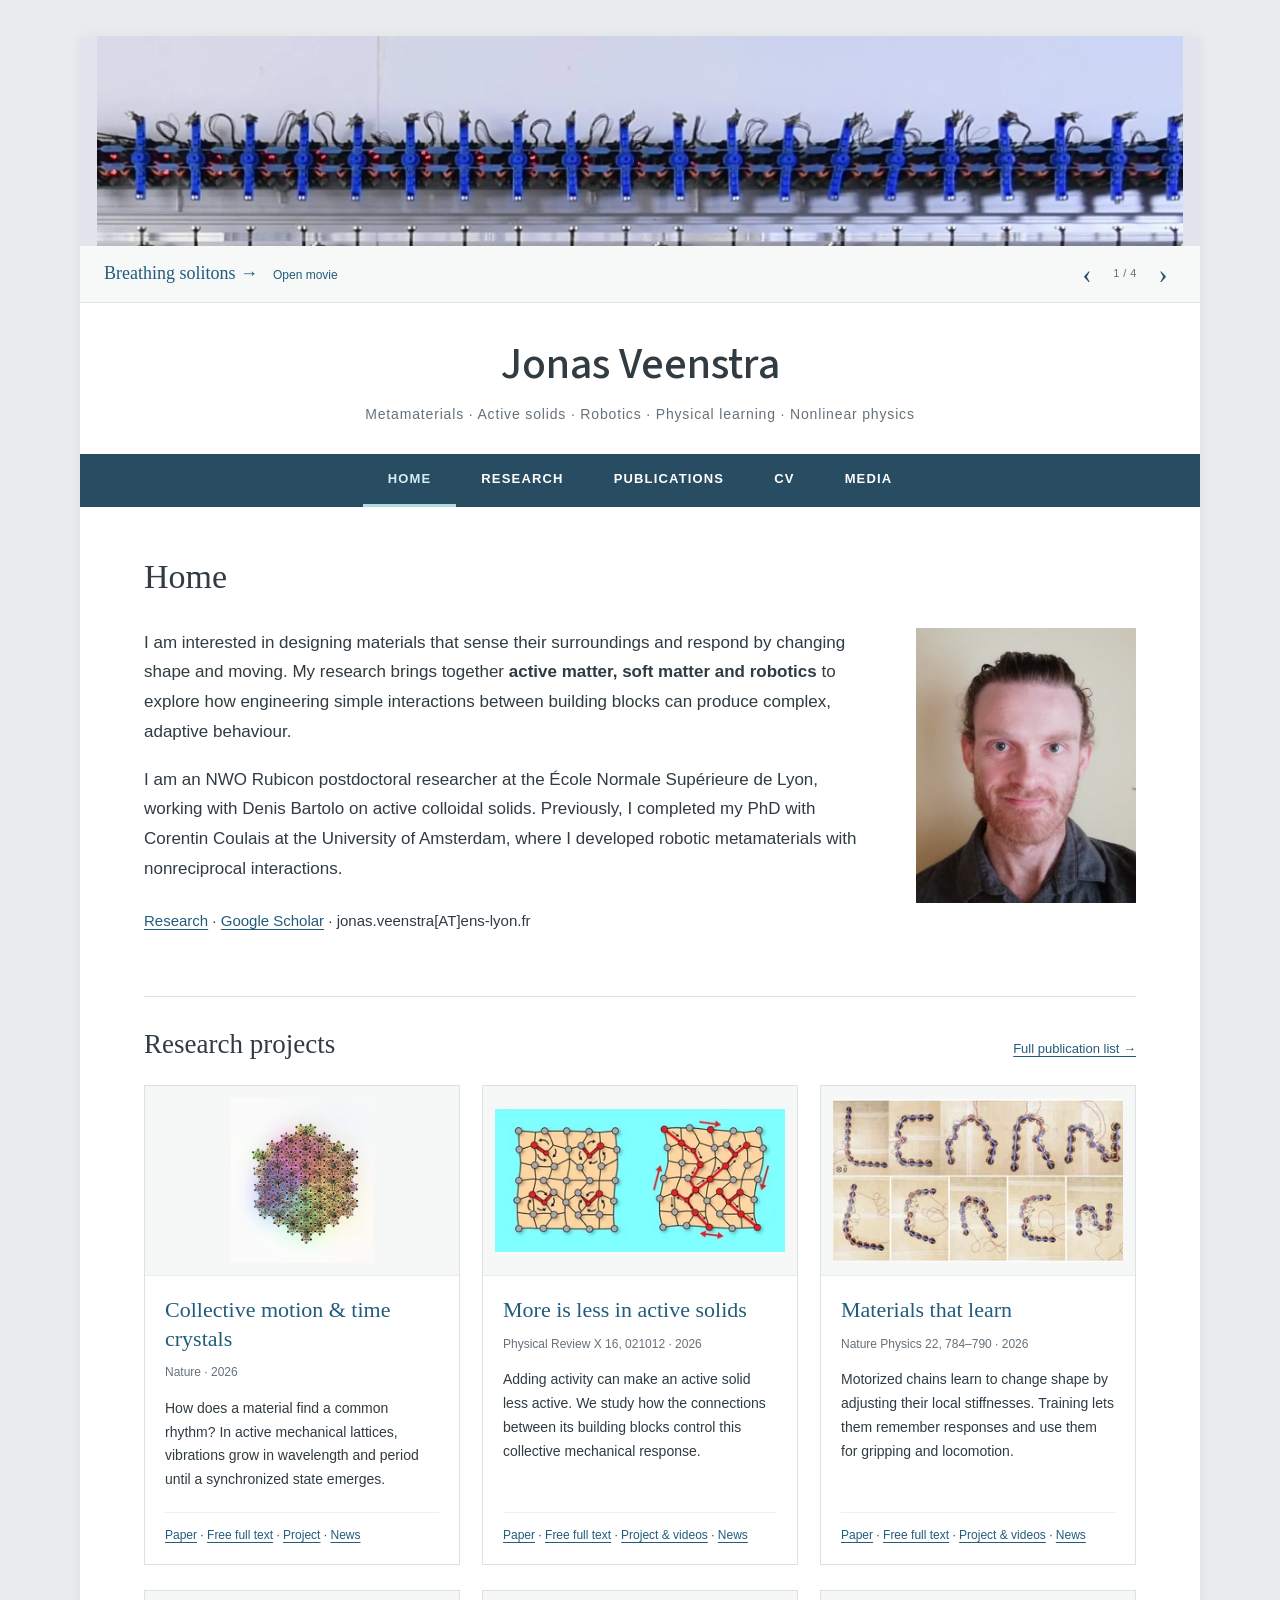
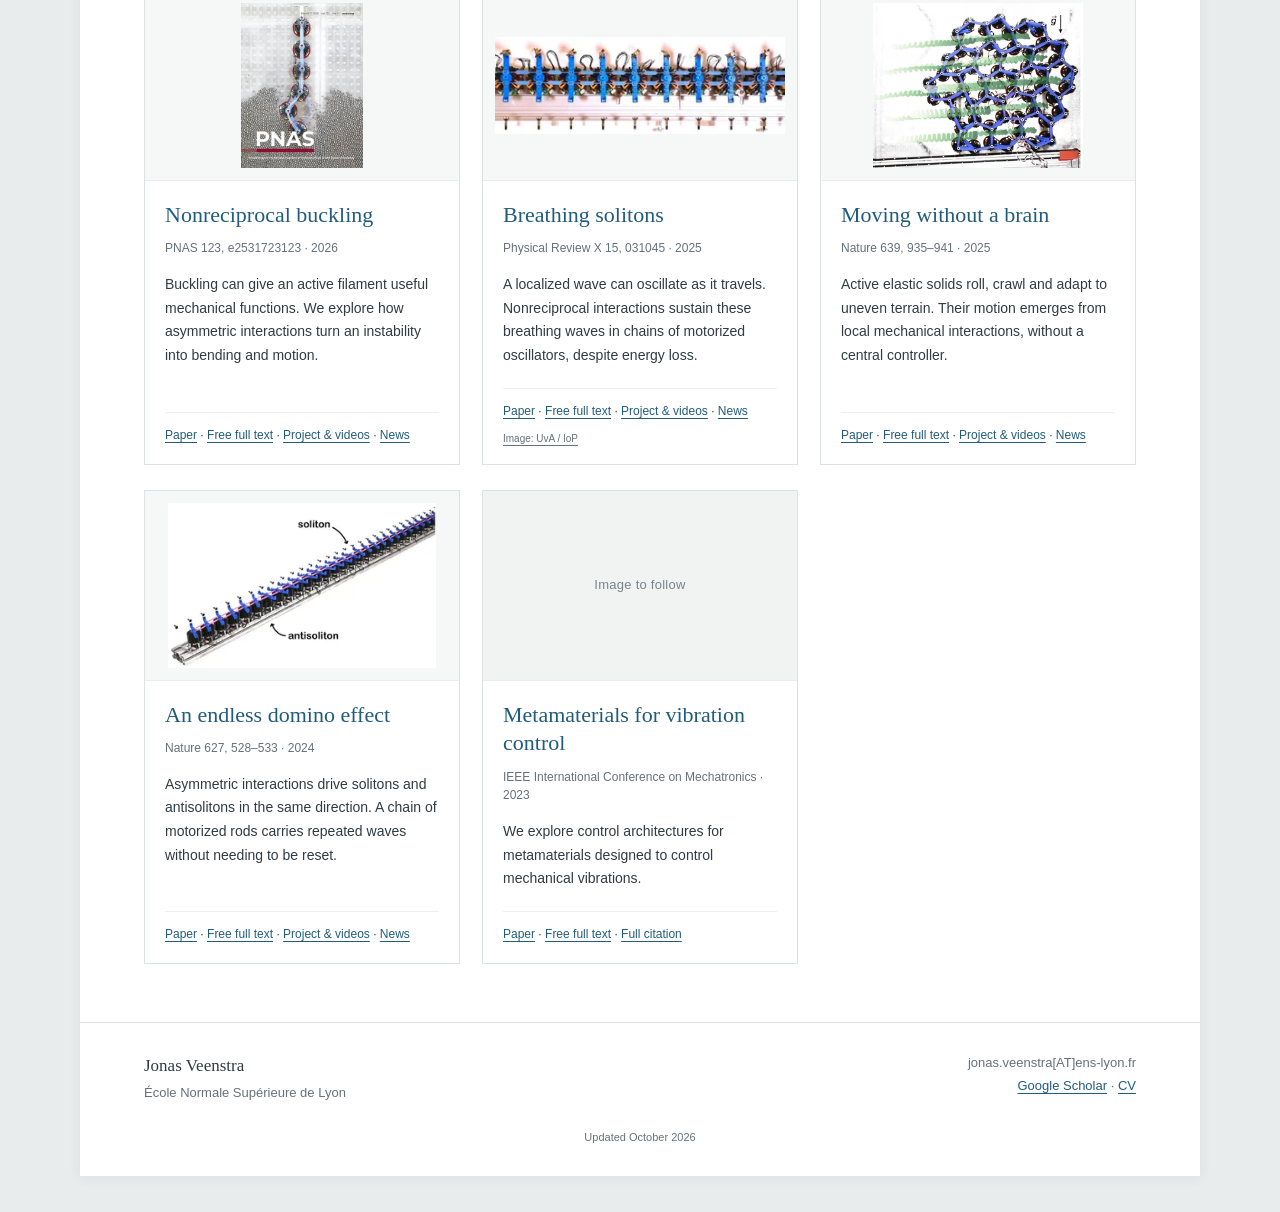
<file: index.html>
<!doctype html>
<html lang="en"><head><meta charset="utf-8"><meta name="viewport" content="width=device-width, initial-scale=1">
<title>Home | Jonas Veenstra</title><meta name="description" content="Jonas Veenstra is a physicist studying active matter, robotic metamaterials and nonlinear dynamics at ENS de Lyon.">
<meta name="theme-color" content="#284d62"><link rel="icon" href="assets/favicon.svg" type="image/svg+xml">
<link rel="stylesheet" href="style.css?v=fda66b5f84e4"><script src="site.js?v=1a8204d009c3" defer></script></head>
<body><a class="skip-link" href="#main">Skip to content</a><div class="site">
<header><div class="project-banner" role="region" aria-roledescription="carousel" aria-label="Featured research" data-interval="12000">
      <div class="banner-slides" id="banner-slides" aria-live="off"><figure class="banner-slide" data-project="breathers" role="group" aria-roledescription="slide" aria-label="1 of 4: Breathing solitons">
          <div class="banner-media banner-media--wave"><img src="assets/thumbnails/banners/breathing-wave-right-1076.webp?v=4c392d113205" alt="A breathing wave travelling to the right along a chain of blue motorized rods" loading="eager"><video class="banner-video" data-src="assets/banners/breathing-wave-right.mp4?v=f2841c7b9583" muted loop playsinline preload="none" poster="assets/thumbnails/banners/breathing-wave-right-1076.webp?v=4c392d113205" aria-hidden="true" tabindex="-1"></video></div>
          <figcaption><a href="research.html#breathers">Breathing solitons</a><span aria-hidden="true"> →</span><a href="assets/banners/breathing-wave-right.mp4?v=f2841c7b9583" class="banner-file">Open movie</a></figcaption>
        </figure><figure class="banner-slide" data-project="time-crystals" role="group" aria-roledescription="slide" aria-label="2 of 4: Collective motion &amp; time crystals" hidden>
          <div class="banner-media banner-media--cover"><img src="assets/thumbnails/banners/wave-coarsening-trimmed-1120.webp?v=98ebcd9443e7" alt="Waves of collective deformation moving across an illuminated active lattice" loading="lazy"><video class="banner-video" data-src="assets/banners/wave-coarsening-trimmed.mp4?v=a3f402a8755f" muted loop playsinline preload="none" poster="assets/thumbnails/banners/wave-coarsening-trimmed-1120.webp?v=98ebcd9443e7" aria-hidden="true" tabindex="-1"></video></div>
          <figcaption><a href="research.html#time-crystals">Collective motion &amp; time crystals</a><span aria-hidden="true"> →</span><a href="assets/banners/wave-coarsening-trimmed.mp4?v=a3f402a8755f" class="banner-file">Open movie</a></figcaption>
        </figure><figure class="banner-slide" data-project="locomotion" role="group" aria-roledescription="slide" aria-label="3 of 4: Adaptive locomotion of active solids" hidden>
          <div class="banner-media banner-media--cover"><img src="assets/thumbnails/banners/active-solid-negative-1120.webp?v=6f1ea42bc66b" alt="Compression of a two-dimensional active elastic lattice with negative nonreciprocity" loading="lazy"><video class="banner-video" data-src="assets/banners/active-solid-negative.mp4?v=78091c956941" muted loop playsinline preload="none" poster="assets/thumbnails/banners/active-solid-negative-1120.webp?v=6f1ea42bc66b" aria-hidden="true" tabindex="-1"></video></div>
          <figcaption><a href="research.html#locomotion">Adaptive locomotion of active solids</a><span aria-hidden="true"> →</span><a href="assets/banners/active-solid-negative.mp4?v=78091c956941" class="banner-file">Open movie</a></figcaption>
        </figure><figure class="banner-slide" data-project="locomotion" role="group" aria-roledescription="slide" aria-label="4 of 4: Locomotion of an active ring" hidden>
          <div class="banner-media banner-media--cover"><img src="assets/banners/locomotion-ring.jpg?v=d764bf61e979" alt="A blue motorized ring moving along a horizontal experimental track" loading="lazy"><video class="banner-video" data-src="assets/banners/locomotion-ring.mp4?v=ef93bdb8454f" muted loop playsinline preload="none" poster="assets/banners/locomotion-ring.jpg?v=d764bf61e979" aria-hidden="true" tabindex="-1"></video></div>
          <figcaption><a href="research.html#locomotion">Locomotion of an active ring</a><span aria-hidden="true"> →</span><a href="assets/banners/locomotion-ring.mp4?v=ef93bdb8454f" class="banner-file">Open movie</a></figcaption>
        </figure></div>
      <div class="banner-controls" hidden>
        <button class="banner-previous" type="button" aria-label="Previous research banner">‹</button>
        <span class="banner-count" aria-hidden="true">1 / 4</span>
        <button class="banner-next" type="button" aria-label="Next research banner">›</button>
      </div>
    </div><div class="identity"><a class="site-title" href="index.html">Jonas Veenstra</a><p>Metamaterials · Active solids · Robotics · Physical learning · Nonlinear physics</p>
<div class="font-preview" hidden role="group" aria-labelledby="font-preview-label">
<p id="font-preview-label">Choose a font to preview your name</p>
<div class="font-options">
<button type="button" data-font-option="source-sans-3" aria-pressed="true"><span class="font-sample">Jonas Veenstra</span><span class="font-label">Source Sans 3 · Clean sans</span></button>
<button type="button" data-font-option="manrope" aria-pressed="false"><span class="font-sample">Jonas Veenstra</span><span class="font-label">Manrope · Geometric sans</span></button>
<button type="button" data-font-option="lora" aria-pressed="false"><span class="font-sample">Jonas Veenstra</span><span class="font-label">Lora · Contemporary serif</span></button>
</div></div></div>
<nav aria-label="Main navigation"><a href="index.html" aria-current="page">Home</a><a href="research.html">Research</a><a href="publications.html">Publications</a><a href="cv.html">CV</a><a href="media.html">Media</a></nav></header>
<main id="main" tabindex="-1"><h1>Home</h1><div class="intro intro--with-portrait"><div class="intro-copy">
<p data-edition-text="introduction">I am interested in designing materials that sense their surroundings and respond by changing shape and moving. My research brings together <strong>active matter, soft matter and robotics</strong> to explore how engineering simple interactions between building blocks can produce complex, adaptive behaviour.</p>
<p>I am an NWO Rubicon postdoctoral researcher at the École Normale Supérieure de Lyon, working with Denis Bartolo on active colloidal solids. Previously, I completed my PhD with Corentin Coulais at the University of Amsterdam, where I developed robotic metamaterials with nonreciprocal interactions.</p>
<p class="inline-links"><a href="research.html">Research</a> · <a href="https://scholar.google.com/citations?user=sE3V6EUAAAAJ&amp;hl=en">Google Scholar</a> · <span class="contact-email">jonas.veenstra[AT]ens-lyon.fr</span></p></div><figure class="intro-portrait"><img src="assets/jonas-veenstra.jpg?v=2727b5b2f24a" alt="Portrait of Jonas Veenstra" width="514" height="640" loading="eager" decoding="async"></figure></div>
<section class="home-research" id="projects" aria-labelledby="projects-heading"><div class="projects-heading"><h2 id="projects-heading">Research projects</h2><p><a href="publications.html">Full publication list →</a></p></div><div class="project-tiles"><article class="project-tile" aria-labelledby="tile-time-crystals">
          <div class="project-tile-image"><img alt="An experimental active lattice with coloured illumination" loading="lazy" decoding="async" src="assets/thumbnails/time-crystal-320.webp?v=6c1e91f1b118" srcset="assets/thumbnails/time-crystal-320.webp?v=6c1e91f1b118 320w, assets/thumbnails/time-crystal-640.webp?v=80c811ac9583 640w" sizes="(max-width: 560px) calc(100vw - 72px), (max-width: 800px) calc((100vw - 134px) / 2), (max-width: 1000px) calc((100vw - 202px) / 2), 290px" width="1038" height="1202"></div><div class="project-tile-content">
            <h3 id="tile-time-crystals"><a href="research.html#time-crystals">Collective motion &amp; time crystals</a></h3>
            <p class="project-tile-venue">Nature · 2026</p>
            <p class="project-tile-summary">How does a material find a common rhythm? In active mechanical lattices, vibrations grow in wavelength and period until a synchronized state emerges.</p>
            <div class="project-tile-footer"><p class="project-tile-links"><a href="https://www.nature.com/articles/s41586-026-11163-6">Paper</a><span aria-hidden="true"> · </span><a href="https://arxiv.org/abs/2508.20052" title="Free preprint; may differ from the published version">Free full text</a><span aria-hidden="true"> · </span><a href="research.html#time-crystals">Project</a><span aria-hidden="true"> · </span><a href="https://iop.uva.nl/content/news/2026/10/time-crystals-moving-to-an-internal-beat.html">News</a></p></div>
          </div></article><article class="project-tile" aria-labelledby="tile-connectivity">
          <div class="project-tile-image"><img alt="Two elastic networks with different arrangements of active connections" loading="lazy" decoding="async" src="assets/thumbnails/connectivity-320.webp?v=67d8f92da219" srcset="assets/thumbnails/connectivity-320.webp?v=67d8f92da219 320w, assets/thumbnails/connectivity-640.webp?v=f64f15166ea6 640w" sizes="(max-width: 560px) calc(100vw - 72px), (max-width: 800px) calc((100vw - 134px) / 2), (max-width: 1000px) calc((100vw - 202px) / 2), 290px" width="1000" height="494"></div><div class="project-tile-content">
            <h3 id="tile-connectivity"><a href="research.html#connectivity">More is less in active solids</a></h3>
            <p class="project-tile-venue">Physical Review X 16, 021012 · 2026</p>
            <p class="project-tile-summary">Adding activity can make an active solid less active. We study how the connections between its building blocks control this collective mechanical response.</p>
            <div class="project-tile-footer"><p class="project-tile-links"><a href="https://doi.org/10.1103/flhb-kjyd">Paper</a><span aria-hidden="true"> · </span><a href="https://arxiv.org/abs/2504.18362" title="Free preprint; may differ from the published version">Free full text</a><span aria-hidden="true"> · </span><a href="research.html#connectivity">Project &amp; videos</a><span aria-hidden="true"> · </span><a href="https://physics.aps.org/articles/v19/49">News</a></p></div>
          </div></article><article class="project-tile" aria-labelledby="tile-learning">
          <div class="project-tile-image"><img alt="Motorized chains trained to form the letters in LEARN" loading="lazy" decoding="async" src="assets/thumbnails/learning-320.webp?v=35b6fd316eeb" srcset="assets/thumbnails/learning-320.webp?v=35b6fd316eeb 320w, assets/thumbnails/learning-640.webp?v=5d6ec0f39a06 640w" sizes="(max-width: 560px) calc(100vw - 72px), (max-width: 800px) calc((100vw - 134px) / 2), (max-width: 1000px) calc((100vw - 202px) / 2), 290px" width="1834" height="1028"></div><div class="project-tile-content">
            <h3 id="tile-learning"><a href="research.html#learning">Materials that learn</a></h3>
            <p class="project-tile-venue">Nature Physics 22, 784–790 · 2026</p>
            <p class="project-tile-summary">Motorized chains learn to change shape by adjusting their local stiffnesses. Training lets them remember responses and use them for gripping and locomotion.</p>
            <div class="project-tile-footer"><p class="project-tile-links"><a href="https://www.nature.com/articles/s41567-026-03226-2">Paper</a><span aria-hidden="true"> · </span><a href="https://arxiv.org/abs/2501.11958" title="Free preprint; may differ from the published version">Free full text</a><span aria-hidden="true"> · </span><a href="research.html#learning">Project &amp; videos</a><span aria-hidden="true"> · </span><a href="https://iop.uva.nl/content/news/2026/04/materials-that-learn-to-change-shape.html">News</a></p></div>
          </div></article><article class="project-tile" aria-labelledby="tile-filaments">
          <div class="project-tile-image"><img alt="PNAS cover showing a motorized filament moving through ball bearings" loading="lazy" decoding="async" src="assets/thumbnails/filaments-320.webp?v=9f6accb31b4f" srcset="assets/thumbnails/filaments-320.webp?v=9f6accb31b4f 320w, assets/thumbnails/filaments-640.webp?v=1902469bf232 640w" sizes="(max-width: 560px) calc(100vw - 72px), (max-width: 800px) calc((100vw - 134px) / 2), (max-width: 1000px) calc((100vw - 202px) / 2), 290px" width="807" height="1088"></div><div class="project-tile-content">
            <h3 id="tile-filaments"><a href="research.html#filaments">Nonreciprocal buckling</a></h3>
            <p class="project-tile-venue">PNAS 123, e2531723123 · 2026</p>
            <p class="project-tile-summary">Buckling can give an active filament useful mechanical functions. We explore how asymmetric interactions turn an instability into bending and motion.</p>
            <div class="project-tile-footer"><p class="project-tile-links"><a href="https://www.pnas.org/doi/10.1073/pnas.2531723123">Paper</a><span aria-hidden="true"> · </span><a href="https://arxiv.org/abs/2510.14725" title="Free preprint; may differ from the published version">Free full text</a><span aria-hidden="true"> · </span><a href="research.html#filaments">Project &amp; videos</a><span aria-hidden="true"> · </span><a href="https://www.uva.nl/en/shared-content/subsites/institute-of-physics/en/news/2026/04/materials---but-not-as-we-know-them.html">News</a></p></div>
          </div></article><article class="project-tile" aria-labelledby="tile-breathers">
          <div class="project-tile-image"><img alt="Close-up of blue motorized oscillators coupled by elastic bands" loading="lazy" decoding="async" src="assets/thumbnails/projects/breathers-oscillators-320.webp?v=586ec770f4ed" srcset="assets/thumbnails/projects/breathers-oscillators-320.webp?v=586ec770f4ed 320w, assets/thumbnails/projects/breathers-oscillators-640.webp?v=e9a306cfba60 640w" sizes="(max-width: 560px) calc(100vw - 72px), (max-width: 800px) calc((100vw - 134px) / 2), (max-width: 1000px) calc((100vw - 202px) / 2), 290px" width="1200" height="402"></div><div class="project-tile-content">
            <h3 id="tile-breathers"><a href="research.html#breathers">Breathing solitons</a></h3>
            <p class="project-tile-venue">Physical Review X 15, 031045 · 2025</p>
            <p class="project-tile-summary">A localized wave can oscillate as it travels. Nonreciprocal interactions sustain these breathing waves in chains of motorized oscillators, despite energy loss.</p>
            <div class="project-tile-footer"><p class="project-tile-links"><a href="https://doi.org/10.1103/nrv2-9h8z">Paper</a><span aria-hidden="true"> · </span><a href="https://arxiv.org/abs/2405.10562" title="Free preprint; may differ from the published version">Free full text</a><span aria-hidden="true"> · </span><a href="research.html#breathers">Project &amp; videos</a><span aria-hidden="true"> · </span><a href="https://iop.uva.nl/content/news/2025/08/the-wave-that-keeps-on-breathing.html">News</a></p><p class="project-tile-credit"><a href="https://iop.uva.nl/content/news/2025/08/the-wave-that-keeps-on-breathing.html">Image: UvA / IoP</a></p></div>
          </div></article><article class="project-tile" aria-labelledby="tile-locomotion">
          <div class="project-tile-image"><img alt="An active elastic lattice rolling on a treadmill" loading="lazy" decoding="async" src="assets/thumbnails/locomotion-320.webp?v=0b27184128f4" srcset="assets/thumbnails/locomotion-320.webp?v=0b27184128f4 320w, assets/thumbnails/locomotion-640.webp?v=d2872f48b293 640w" sizes="(max-width: 560px) calc(100vw - 72px), (max-width: 800px) calc((100vw - 134px) / 2), (max-width: 1000px) calc((100vw - 202px) / 2), 290px" width="1188" height="936"></div><div class="project-tile-content">
            <h3 id="tile-locomotion"><a href="research.html#locomotion">Moving without a brain</a></h3>
            <p class="project-tile-venue">Nature 639, 935–941 · 2025</p>
            <p class="project-tile-summary">Active elastic solids roll, crawl and adapt to uneven terrain. Their motion emerges from local mechanical interactions, without a central controller.</p>
            <div class="project-tile-footer"><p class="project-tile-links"><a href="https://www.nature.com/articles/s41586-025-08646-3">Paper</a><span aria-hidden="true"> · </span><a href="https://arxiv.org/abs/2108.08837" title="Free preprint; may differ from the published version">Free full text</a><span aria-hidden="true"> · </span><a href="research.html#locomotion">Project &amp; videos</a><span aria-hidden="true"> · </span><a href="https://www.uva.nl/en/shared-content/subsites/institute-of-physics/en/news/2025/03/odd-objects-that-adapt-and-move-without-a-brain.html">News</a></p></div>
          </div></article><article class="project-tile" aria-labelledby="tile-solitons">
          <div class="project-tile-image"><img alt="An angled mechanical chain supporting a soliton and an antisoliton" loading="lazy" decoding="async" src="assets/thumbnails/solitons-320.webp?v=86b304f82339" srcset="assets/thumbnails/solitons-320.webp?v=86b304f82339 320w, assets/thumbnails/solitons-640.webp?v=4370d4c3da9c 640w" sizes="(max-width: 560px) calc(100vw - 72px), (max-width: 800px) calc((100vw - 134px) / 2), (max-width: 1000px) calc((100vw - 202px) / 2), 290px" width="2270" height="1394"></div><div class="project-tile-content">
            <h3 id="tile-solitons"><a href="research.html#solitons">An endless domino effect</a></h3>
            <p class="project-tile-venue">Nature 627, 528–533 · 2024</p>
            <p class="project-tile-summary">Asymmetric interactions drive solitons and antisolitons in the same direction. A chain of motorized rods carries repeated waves without needing to be reset.</p>
            <div class="project-tile-footer"><p class="project-tile-links"><a href="https://www.nature.com/articles/s41586-024-07097-6">Paper</a><span aria-hidden="true"> · </span><a href="https://arxiv.org/abs/2312.03544" title="Free preprint; may differ from the published version">Free full text</a><span aria-hidden="true"> · </span><a href="research.html#solitons">Project &amp; videos</a><span aria-hidden="true"> · </span><a href="https://iop.uva.nl/content/news/2024/03/an-endless-domino-effect.html">News</a></p></div>
          </div></article><article class="project-tile" aria-labelledby="tile-vibration-control">
          <div class="project-tile-image project-tile-placeholder"><span>Image to follow</span></div><div class="project-tile-content">
            <h3 id="tile-vibration-control"><a href="publications.html#vibration-control">Metamaterials for vibration control</a></h3>
            <p class="project-tile-venue">IEEE International Conference on Mechatronics · 2023</p>
            <p class="project-tile-summary">We explore control architectures for metamaterials designed to control mechanical vibrations.</p>
            <div class="project-tile-footer"><p class="project-tile-links"><a href="https://doi.org/10.1109/ICM54990.2023.10101931">Paper</a><span aria-hidden="true"> · </span><a href="https://repository.tudelft.nl/record/uuid:96791609-6264-482e-9112-705de3ee02e1">Free full text</a><span aria-hidden="true"> · </span><a href="publications.html#vibration-control">Full citation</a></p></div>
          </div></article></div></section></main>
<footer><div><strong>Jonas Veenstra</strong><br>École Normale Supérieure de Lyon</div>
<div>jonas.veenstra[AT]ens-lyon.fr<br><a href="https://scholar.google.com/citations?user=sE3V6EUAAAAJ&amp;hl=en">Google Scholar</a> <span aria-hidden="true">·</span> <a href="cv.html">CV</a></div>
<p class="updated">Updated October 2026</p></footer></div></body></html>
</file>
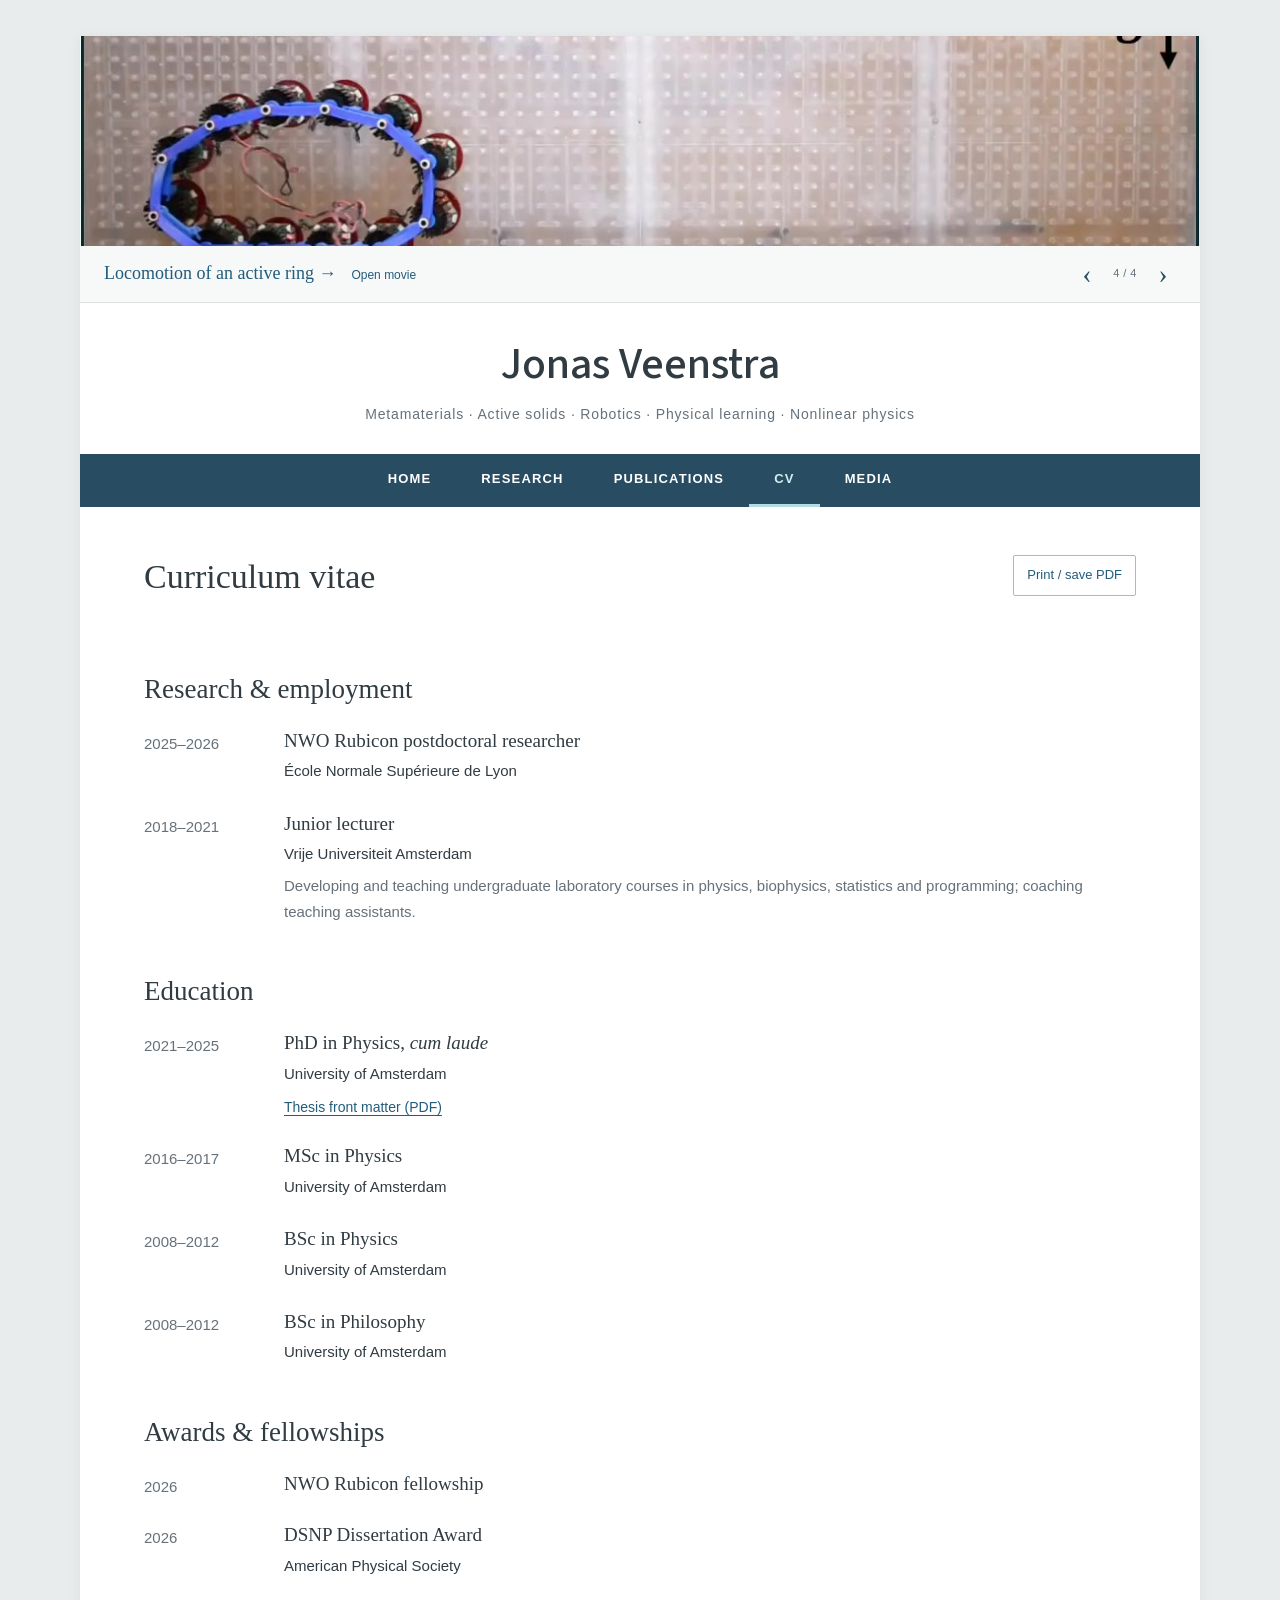
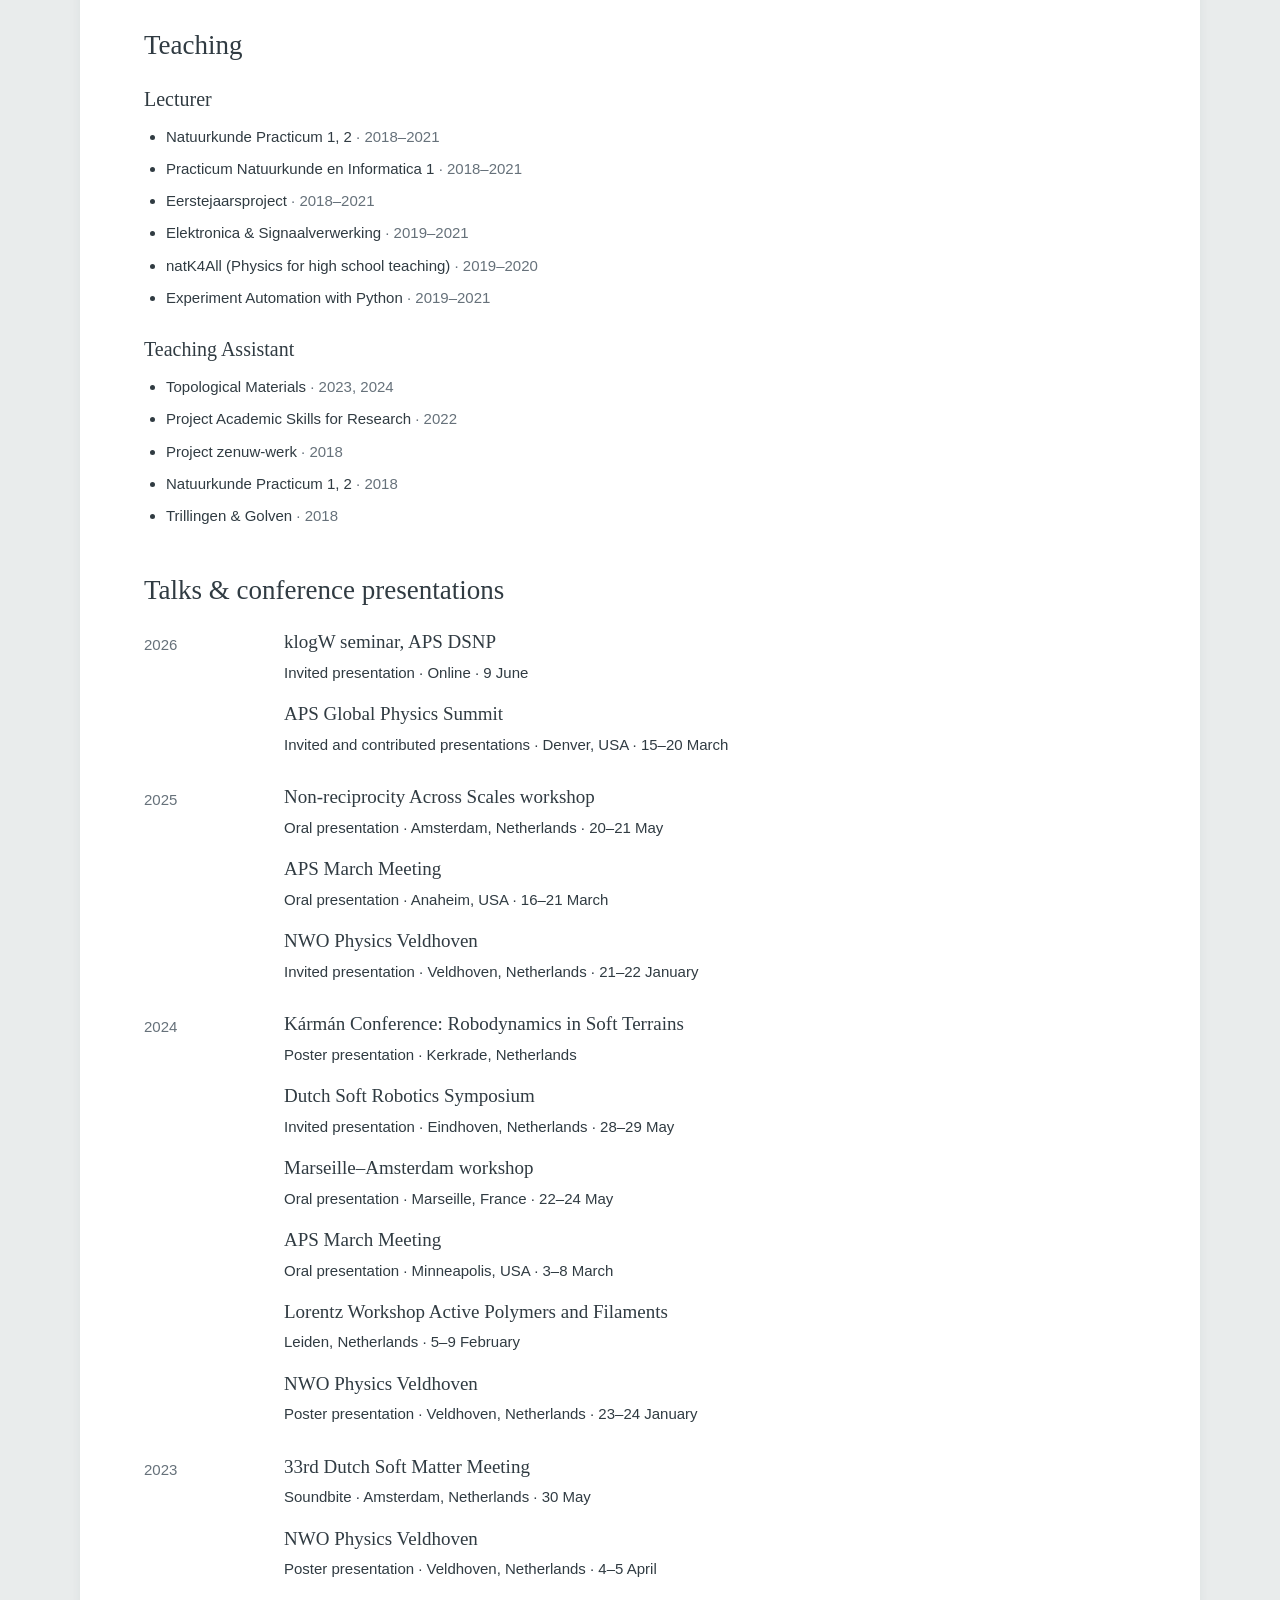
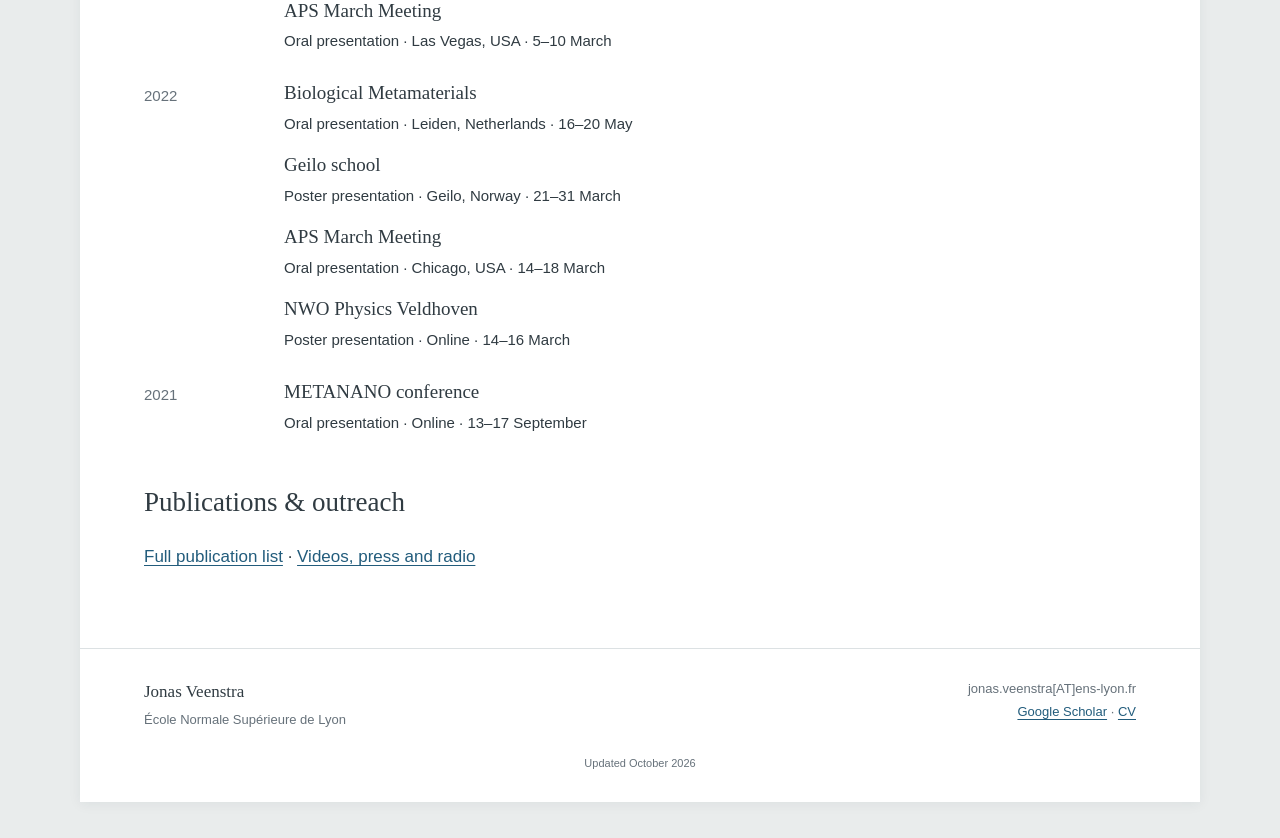
<file: cv.html>
<!doctype html>
<html lang="en"><head><meta charset="utf-8"><meta name="viewport" content="width=device-width, initial-scale=1">
<title>CV | Jonas Veenstra</title><meta name="description" content="Academic CV of Jonas Veenstra: research, education, awards, teaching and talks.">
<meta name="theme-color" content="#284d62"><link rel="icon" href="assets/favicon.svg" type="image/svg+xml">
<link rel="stylesheet" href="style.css?v=fda66b5f84e4"><script src="site.js?v=1a8204d009c3" defer></script></head>
<body><a class="skip-link" href="#main">Skip to content</a><div class="site">
<header><div class="project-banner" role="region" aria-roledescription="carousel" aria-label="Featured research" data-interval="12000">
      <div class="banner-slides" id="banner-slides" aria-live="off"><figure class="banner-slide" data-project="breathers" role="group" aria-roledescription="slide" aria-label="1 of 4: Breathing solitons" hidden>
          <div class="banner-media banner-media--wave"><img src="assets/thumbnails/banners/breathing-wave-right-1076.webp?v=4c392d113205" alt="A breathing wave travelling to the right along a chain of blue motorized rods" loading="lazy"><video class="banner-video" data-src="assets/banners/breathing-wave-right.mp4?v=f2841c7b9583" muted loop playsinline preload="none" poster="assets/thumbnails/banners/breathing-wave-right-1076.webp?v=4c392d113205" aria-hidden="true" tabindex="-1"></video></div>
          <figcaption><a href="research.html#breathers">Breathing solitons</a><span aria-hidden="true"> →</span><a href="assets/banners/breathing-wave-right.mp4?v=f2841c7b9583" class="banner-file">Open movie</a></figcaption>
        </figure><figure class="banner-slide" data-project="time-crystals" role="group" aria-roledescription="slide" aria-label="2 of 4: Collective motion &amp; time crystals" hidden>
          <div class="banner-media banner-media--cover"><img src="assets/thumbnails/banners/wave-coarsening-trimmed-1120.webp?v=98ebcd9443e7" alt="Waves of collective deformation moving across an illuminated active lattice" loading="lazy"><video class="banner-video" data-src="assets/banners/wave-coarsening-trimmed.mp4?v=a3f402a8755f" muted loop playsinline preload="none" poster="assets/thumbnails/banners/wave-coarsening-trimmed-1120.webp?v=98ebcd9443e7" aria-hidden="true" tabindex="-1"></video></div>
          <figcaption><a href="research.html#time-crystals">Collective motion &amp; time crystals</a><span aria-hidden="true"> →</span><a href="assets/banners/wave-coarsening-trimmed.mp4?v=a3f402a8755f" class="banner-file">Open movie</a></figcaption>
        </figure><figure class="banner-slide" data-project="locomotion" role="group" aria-roledescription="slide" aria-label="3 of 4: Adaptive locomotion of active solids" hidden>
          <div class="banner-media banner-media--cover"><img src="assets/thumbnails/banners/active-solid-negative-1120.webp?v=6f1ea42bc66b" alt="Compression of a two-dimensional active elastic lattice with negative nonreciprocity" loading="lazy"><video class="banner-video" data-src="assets/banners/active-solid-negative.mp4?v=78091c956941" muted loop playsinline preload="none" poster="assets/thumbnails/banners/active-solid-negative-1120.webp?v=6f1ea42bc66b" aria-hidden="true" tabindex="-1"></video></div>
          <figcaption><a href="research.html#locomotion">Adaptive locomotion of active solids</a><span aria-hidden="true"> →</span><a href="assets/banners/active-solid-negative.mp4?v=78091c956941" class="banner-file">Open movie</a></figcaption>
        </figure><figure class="banner-slide" data-project="locomotion" role="group" aria-roledescription="slide" aria-label="4 of 4: Locomotion of an active ring">
          <div class="banner-media banner-media--cover"><img src="assets/banners/locomotion-ring.jpg?v=d764bf61e979" alt="A blue motorized ring moving along a horizontal experimental track" loading="eager"><video class="banner-video" data-src="assets/banners/locomotion-ring.mp4?v=ef93bdb8454f" muted loop playsinline preload="none" poster="assets/banners/locomotion-ring.jpg?v=d764bf61e979" aria-hidden="true" tabindex="-1"></video></div>
          <figcaption><a href="research.html#locomotion">Locomotion of an active ring</a><span aria-hidden="true"> →</span><a href="assets/banners/locomotion-ring.mp4?v=ef93bdb8454f" class="banner-file">Open movie</a></figcaption>
        </figure></div>
      <div class="banner-controls" hidden>
        <button class="banner-previous" type="button" aria-label="Previous research banner">‹</button>
        <span class="banner-count" aria-hidden="true">4 / 4</span>
        <button class="banner-next" type="button" aria-label="Next research banner">›</button>
      </div>
    </div><div class="identity"><a class="site-title" href="index.html">Jonas Veenstra</a><p>Metamaterials · Active solids · Robotics · Physical learning · Nonlinear physics</p>
<div class="font-preview" hidden role="group" aria-labelledby="font-preview-label">
<p id="font-preview-label">Choose a font to preview your name</p>
<div class="font-options">
<button type="button" data-font-option="source-sans-3" aria-pressed="true"><span class="font-sample">Jonas Veenstra</span><span class="font-label">Source Sans 3 · Clean sans</span></button>
<button type="button" data-font-option="manrope" aria-pressed="false"><span class="font-sample">Jonas Veenstra</span><span class="font-label">Manrope · Geometric sans</span></button>
<button type="button" data-font-option="lora" aria-pressed="false"><span class="font-sample">Jonas Veenstra</span><span class="font-label">Lora · Contemporary serif</span></button>
</div></div></div>
<nav aria-label="Main navigation"><a href="index.html">Home</a><a href="research.html">Research</a><a href="publications.html">Publications</a><a href="cv.html" aria-current="page">CV</a><a href="media.html">Media</a></nav></header>
<main id="main" tabindex="-1"><div class="page-heading"><h1>Curriculum vitae</h1><button type="button" class="print-button" hidden>Print / save PDF</button></div>
<section><h2>Research & employment</h2><dl class="timeline">
<dt>2025–2026</dt><dd><h3>NWO Rubicon postdoctoral researcher</h3><p>École Normale Supérieure de Lyon</p></dd>
<dt>2018–2021</dt><dd><h3>Junior lecturer</h3><p>Vrije Universiteit Amsterdam</p><p class="muted">Developing and teaching undergraduate laboratory courses in physics, biophysics, statistics and programming; coaching teaching assistants.</p></dd></dl></section>
<section><h2>Education</h2><dl class="timeline">
<dt>2021–2025</dt><dd><h3>PhD in Physics, <em>cum laude</em></h3><p>University of Amsterdam</p><a href="https://pure.uva.nl/ws/files/247143911/Front_matter.pdf">Thesis front matter (PDF)</a></dd>
<dt>2016–2017</dt><dd><h3>MSc in Physics</h3><p>University of Amsterdam</p></dd>
<dt>2008–2012</dt><dd><h3>BSc in Physics</h3><p>University of Amsterdam</p></dd>
<dt>2008–2012</dt><dd><h3>BSc in Philosophy</h3><p>University of Amsterdam</p></dd></dl></section>
<section><h2>Awards & fellowships</h2><dl class="timeline">
<dt>2026</dt><dd><h3>NWO Rubicon fellowship</h3></dd>
<dt>2026</dt><dd><h3>DSNP Dissertation Award</h3><p>American Physical Society</p></dd></dl></section>
<section class="teaching"><h2>Teaching</h2>
<h3>Lecturer</h3><ul class="course-list">
<li>Natuurkunde Practicum 1, 2 <span>· 2018–2021</span></li>
<li>Practicum Natuurkunde en Informatica 1 <span>· 2018–2021</span></li>
<li>Eerstejaarsproject <span>· 2018–2021</span></li>
<li>Elektronica &amp; Signaalverwerking <span>· 2019–2021</span></li>
<li>natK4All (Physics for high school teaching) <span>· 2019–2020</span></li>
<li>Experiment Automation with Python <span>· 2019–2021</span></li>
</ul><h3>Teaching Assistant</h3><ul class="course-list">
<li>Topological Materials <span>· 2023, 2024</span></li>
<li>Project Academic Skills for Research <span>· 2022</span></li>
<li>Project zenuw-werk <span>· 2018</span></li>
<li>Natuurkunde Practicum 1, 2 <span>· 2018</span></li>
<li>Trillingen &amp; Golven <span>· 2018</span></li>
</ul></section>
<section><h2>Talks &amp; conference presentations</h2><dl class="timeline"><dt>2026</dt><dd><h3>klogW seminar, APS DSNP</h3><p>Invited presentation · Online · 9 June</p><h3>APS Global Physics Summit</h3><p>Invited and contributed presentations · Denver, USA · 15–20 March</p></dd><dt>2025</dt><dd><h3>Non-reciprocity Across Scales workshop</h3><p>Oral presentation · Amsterdam, Netherlands · 20–21 May</p><h3>APS March Meeting</h3><p>Oral presentation · Anaheim, USA · 16–21 March</p><h3>NWO Physics Veldhoven</h3><p>Invited presentation · Veldhoven, Netherlands · 21–22 January</p></dd><dt>2024</dt><dd><h3>Kármán Conference: Robodynamics in Soft Terrains</h3><p>Poster presentation · Kerkrade, Netherlands</p><h3>Dutch Soft Robotics Symposium</h3><p>Invited presentation · Eindhoven, Netherlands · 28–29 May</p><h3>Marseille–Amsterdam workshop</h3><p>Oral presentation · Marseille, France · 22–24 May</p><h3>APS March Meeting</h3><p>Oral presentation · Minneapolis, USA · 3–8 March</p><h3>Lorentz Workshop Active Polymers and Filaments</h3><p>Leiden, Netherlands · 5–9 February</p><h3>NWO Physics Veldhoven</h3><p>Poster presentation · Veldhoven, Netherlands · 23–24 January</p></dd><dt>2023</dt><dd><h3>33rd Dutch Soft Matter Meeting</h3><p>Soundbite · Amsterdam, Netherlands · 30 May</p><h3>NWO Physics Veldhoven</h3><p>Poster presentation · Veldhoven, Netherlands · 4–5 April</p><h3>APS March Meeting</h3><p>Oral presentation · Las Vegas, USA · 5–10 March</p></dd><dt>2022</dt><dd><h3>Biological Metamaterials</h3><p>Oral presentation · Leiden, Netherlands · 16–20 May</p><h3>Geilo school</h3><p>Poster presentation · Geilo, Norway · 21–31 March</p><h3>APS March Meeting</h3><p>Oral presentation · Chicago, USA · 14–18 March</p><h3>NWO Physics Veldhoven</h3><p>Poster presentation · Online · 14–16 March</p></dd><dt>2021</dt><dd><h3>METANANO conference</h3><p>Oral presentation · Online · 13–17 September</p></dd></dl></section>
<section><h2>Publications & outreach</h2><p><a href="publications.html">Full publication list</a> · <a href="media.html">Videos, press and radio</a></p></section></main>
<footer><div><strong>Jonas Veenstra</strong><br>École Normale Supérieure de Lyon</div>
<div>jonas.veenstra[AT]ens-lyon.fr<br><a href="https://scholar.google.com/citations?user=sE3V6EUAAAAJ&amp;hl=en">Google Scholar</a> <span aria-hidden="true">·</span> <a href="cv.html">CV</a></div>
<p class="updated">Updated October 2026</p></footer></div></body></html>
</file>
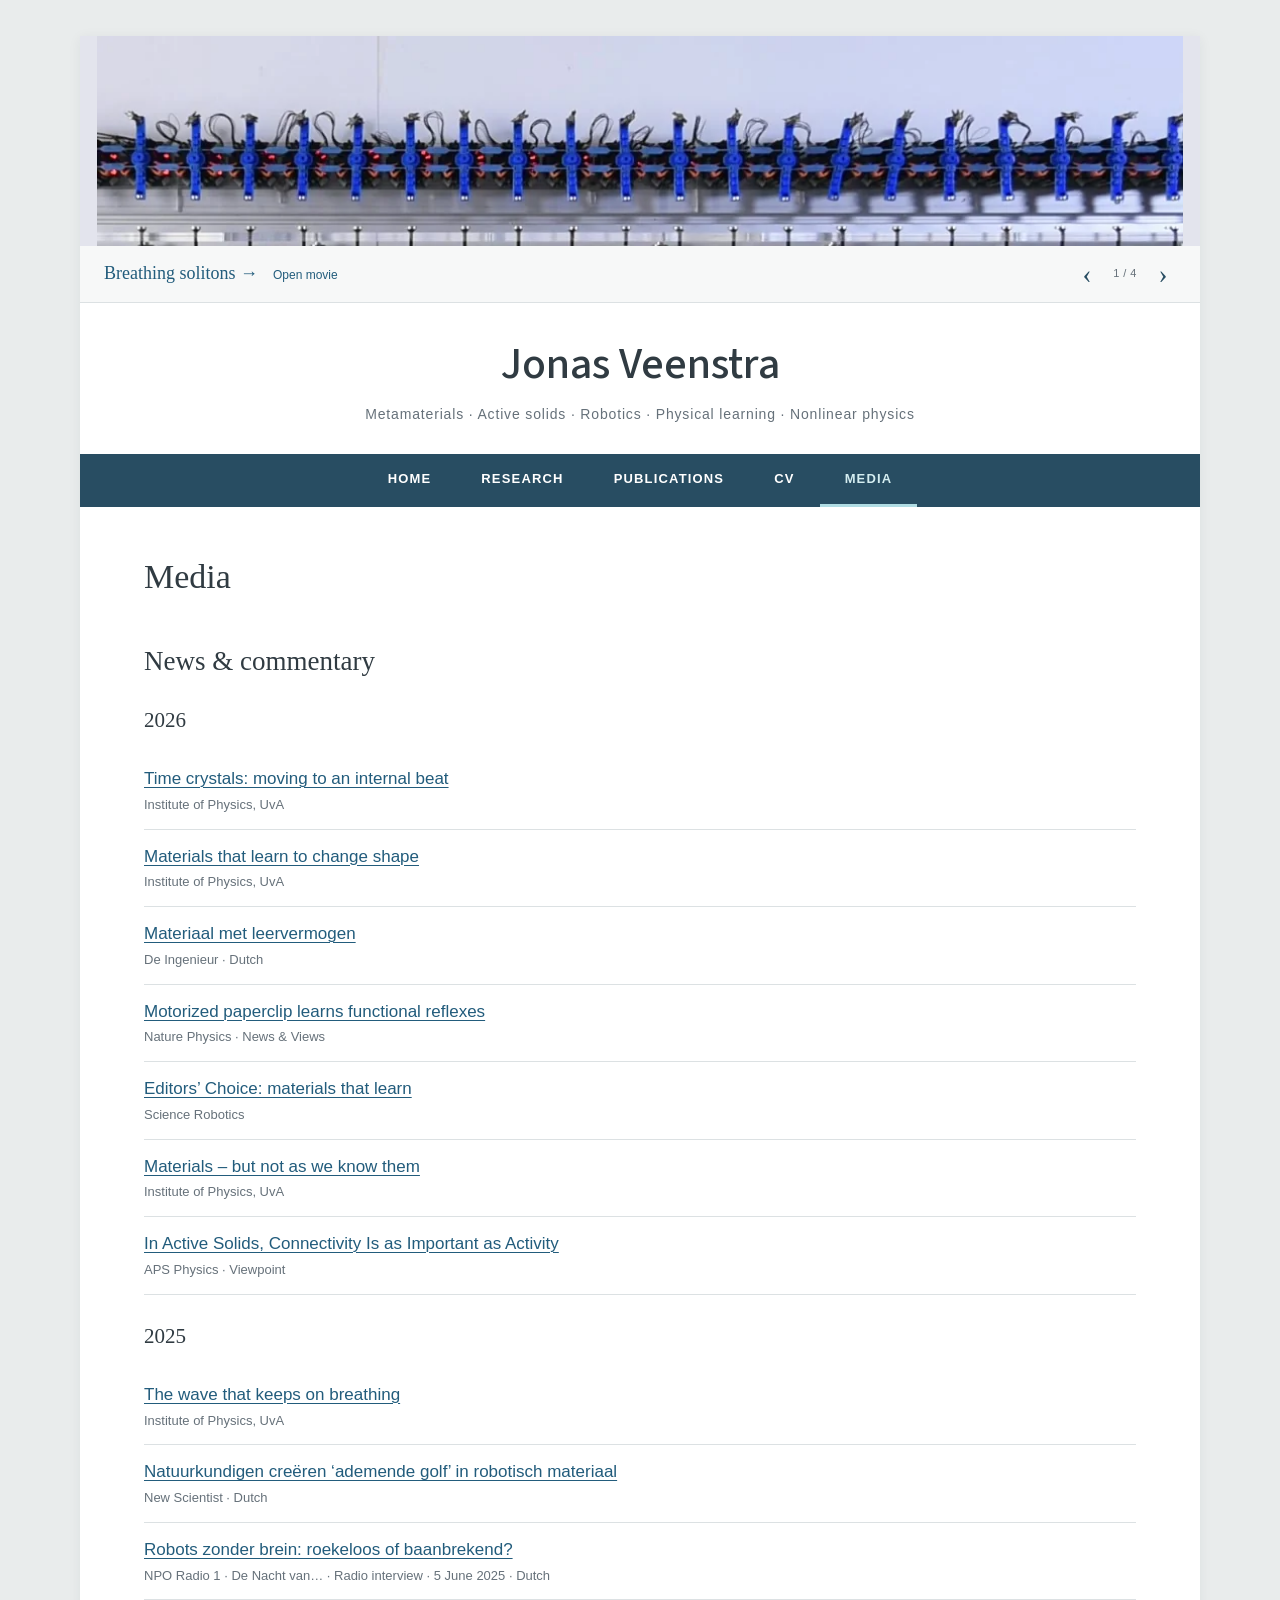
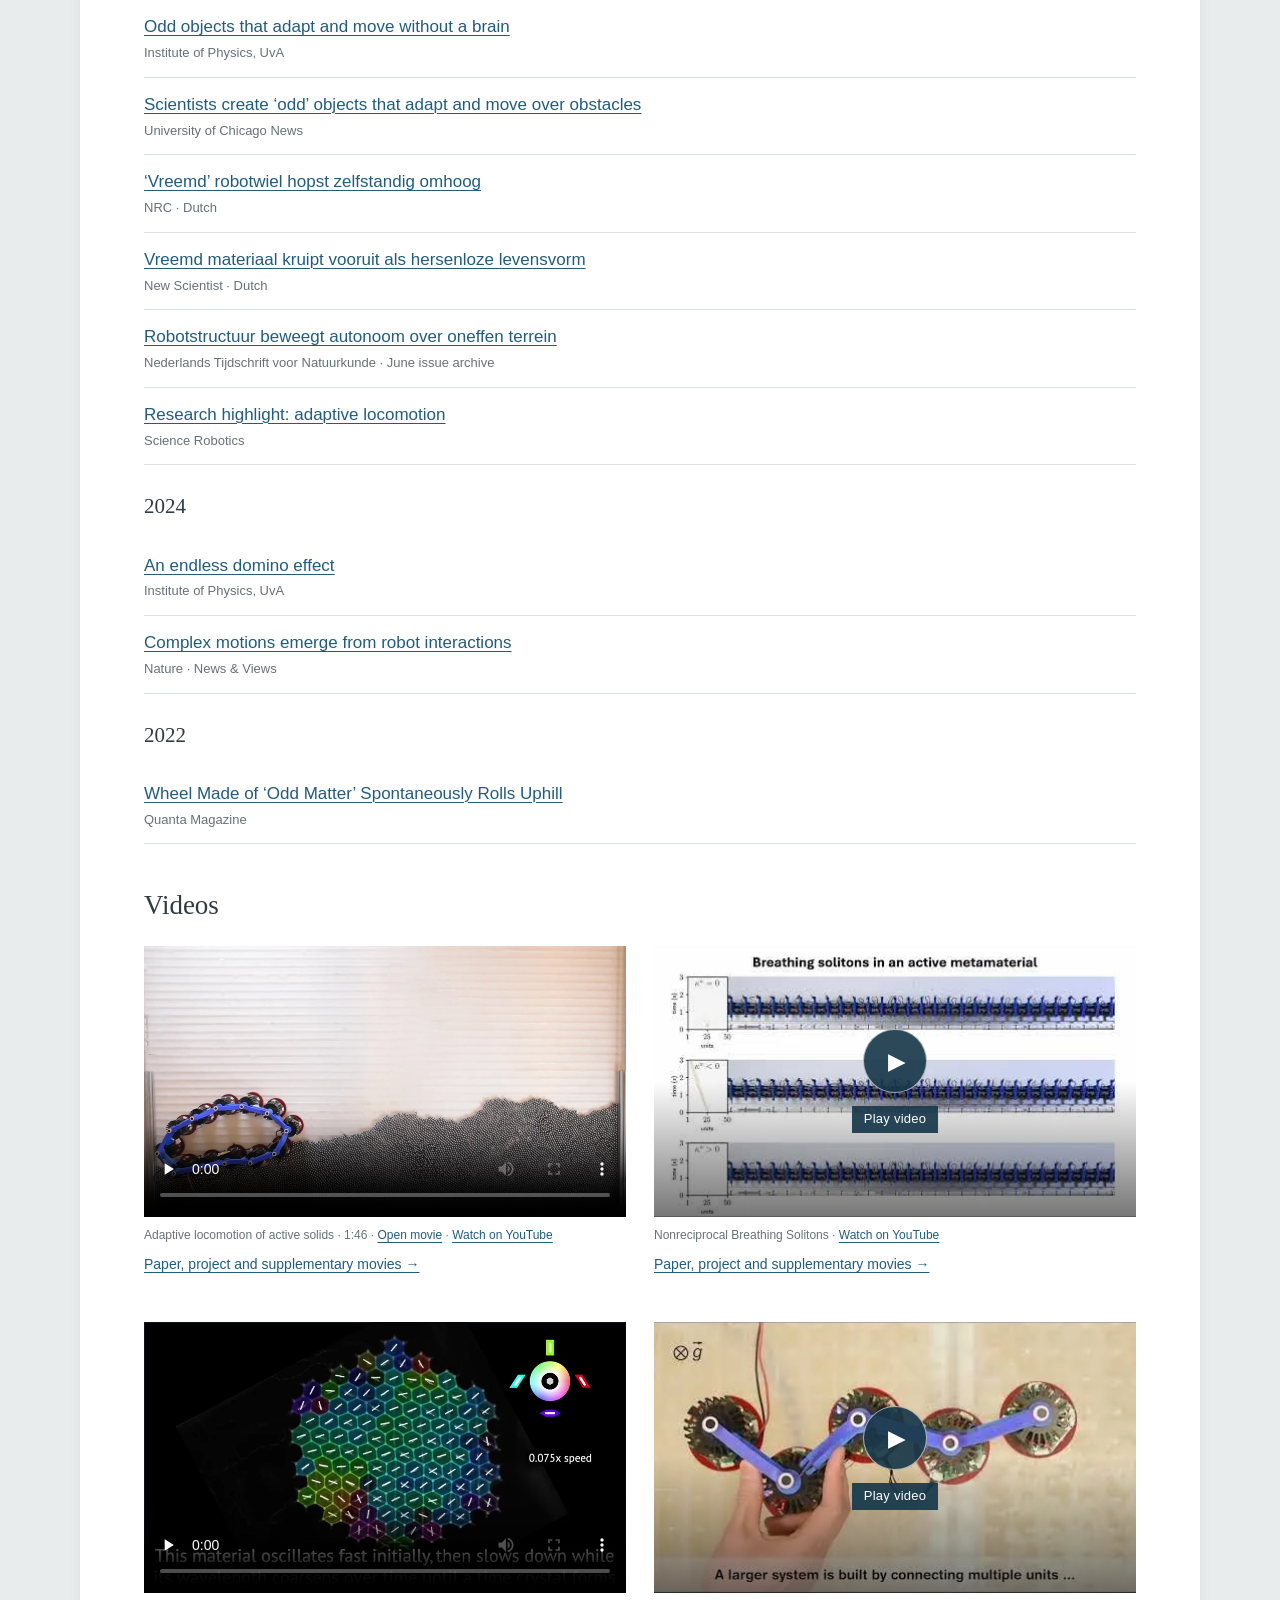
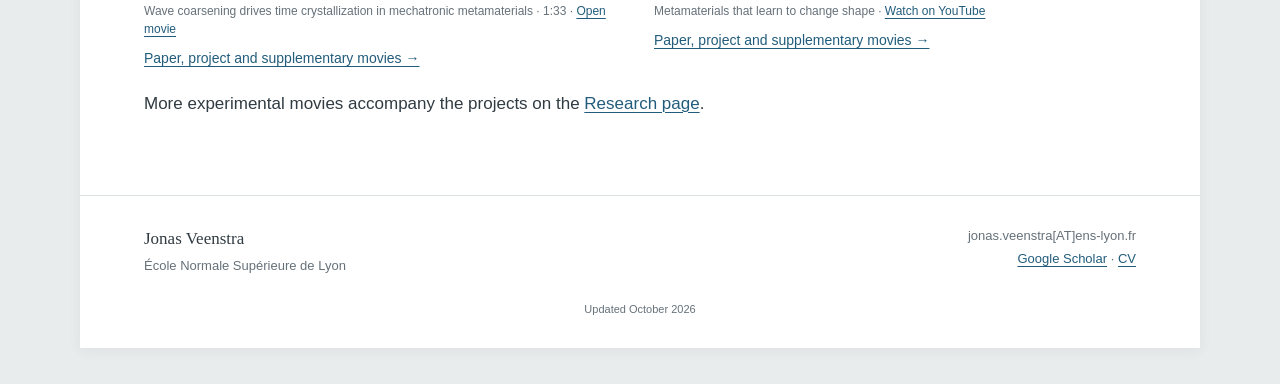
<file: media.html>
<!doctype html>
<html lang="en"><head><meta charset="utf-8"><meta name="viewport" content="width=device-width, initial-scale=1">
<title>Media | Jonas Veenstra</title><meta name="description" content="News, commentary, radio interviews and videos about Jonas Veenstra’s research on active matter.">
<meta name="theme-color" content="#284d62"><link rel="icon" href="assets/favicon.svg" type="image/svg+xml">
<link rel="stylesheet" href="style.css?v=fda66b5f84e4"><script src="site.js?v=1a8204d009c3" defer></script></head>
<body><a class="skip-link" href="#main">Skip to content</a><div class="site">
<header><div class="project-banner" role="region" aria-roledescription="carousel" aria-label="Featured research" data-interval="12000">
      <div class="banner-slides" id="banner-slides" aria-live="off"><figure class="banner-slide" data-project="breathers" role="group" aria-roledescription="slide" aria-label="1 of 4: Breathing solitons">
          <div class="banner-media banner-media--wave"><img src="assets/thumbnails/banners/breathing-wave-right-1076.webp?v=4c392d113205" alt="A breathing wave travelling to the right along a chain of blue motorized rods" loading="eager"><video class="banner-video" data-src="assets/banners/breathing-wave-right.mp4?v=f2841c7b9583" muted loop playsinline preload="none" poster="assets/thumbnails/banners/breathing-wave-right-1076.webp?v=4c392d113205" aria-hidden="true" tabindex="-1"></video></div>
          <figcaption><a href="research.html#breathers">Breathing solitons</a><span aria-hidden="true"> →</span><a href="assets/banners/breathing-wave-right.mp4?v=f2841c7b9583" class="banner-file">Open movie</a></figcaption>
        </figure><figure class="banner-slide" data-project="time-crystals" role="group" aria-roledescription="slide" aria-label="2 of 4: Collective motion &amp; time crystals" hidden>
          <div class="banner-media banner-media--cover"><img src="assets/thumbnails/banners/wave-coarsening-trimmed-1120.webp?v=98ebcd9443e7" alt="Waves of collective deformation moving across an illuminated active lattice" loading="lazy"><video class="banner-video" data-src="assets/banners/wave-coarsening-trimmed.mp4?v=a3f402a8755f" muted loop playsinline preload="none" poster="assets/thumbnails/banners/wave-coarsening-trimmed-1120.webp?v=98ebcd9443e7" aria-hidden="true" tabindex="-1"></video></div>
          <figcaption><a href="research.html#time-crystals">Collective motion &amp; time crystals</a><span aria-hidden="true"> →</span><a href="assets/banners/wave-coarsening-trimmed.mp4?v=a3f402a8755f" class="banner-file">Open movie</a></figcaption>
        </figure><figure class="banner-slide" data-project="locomotion" role="group" aria-roledescription="slide" aria-label="3 of 4: Adaptive locomotion of active solids" hidden>
          <div class="banner-media banner-media--cover"><img src="assets/thumbnails/banners/active-solid-negative-1120.webp?v=6f1ea42bc66b" alt="Compression of a two-dimensional active elastic lattice with negative nonreciprocity" loading="lazy"><video class="banner-video" data-src="assets/banners/active-solid-negative.mp4?v=78091c956941" muted loop playsinline preload="none" poster="assets/thumbnails/banners/active-solid-negative-1120.webp?v=6f1ea42bc66b" aria-hidden="true" tabindex="-1"></video></div>
          <figcaption><a href="research.html#locomotion">Adaptive locomotion of active solids</a><span aria-hidden="true"> →</span><a href="assets/banners/active-solid-negative.mp4?v=78091c956941" class="banner-file">Open movie</a></figcaption>
        </figure><figure class="banner-slide" data-project="locomotion" role="group" aria-roledescription="slide" aria-label="4 of 4: Locomotion of an active ring" hidden>
          <div class="banner-media banner-media--cover"><img src="assets/banners/locomotion-ring.jpg?v=d764bf61e979" alt="A blue motorized ring moving along a horizontal experimental track" loading="lazy"><video class="banner-video" data-src="assets/banners/locomotion-ring.mp4?v=ef93bdb8454f" muted loop playsinline preload="none" poster="assets/banners/locomotion-ring.jpg?v=d764bf61e979" aria-hidden="true" tabindex="-1"></video></div>
          <figcaption><a href="research.html#locomotion">Locomotion of an active ring</a><span aria-hidden="true"> →</span><a href="assets/banners/locomotion-ring.mp4?v=ef93bdb8454f" class="banner-file">Open movie</a></figcaption>
        </figure></div>
      <div class="banner-controls" hidden>
        <button class="banner-previous" type="button" aria-label="Previous research banner">‹</button>
        <span class="banner-count" aria-hidden="true">1 / 4</span>
        <button class="banner-next" type="button" aria-label="Next research banner">›</button>
      </div>
    </div><div class="identity"><a class="site-title" href="index.html">Jonas Veenstra</a><p>Metamaterials · Active solids · Robotics · Physical learning · Nonlinear physics</p>
<div class="font-preview" hidden role="group" aria-labelledby="font-preview-label">
<p id="font-preview-label">Choose a font to preview your name</p>
<div class="font-options">
<button type="button" data-font-option="source-sans-3" aria-pressed="true"><span class="font-sample">Jonas Veenstra</span><span class="font-label">Source Sans 3 · Clean sans</span></button>
<button type="button" data-font-option="manrope" aria-pressed="false"><span class="font-sample">Jonas Veenstra</span><span class="font-label">Manrope · Geometric sans</span></button>
<button type="button" data-font-option="lora" aria-pressed="false"><span class="font-sample">Jonas Veenstra</span><span class="font-label">Lora · Contemporary serif</span></button>
</div></div></div>
<nav aria-label="Main navigation"><a href="index.html">Home</a><a href="research.html">Research</a><a href="publications.html">Publications</a><a href="cv.html">CV</a><a href="media.html" aria-current="page">Media</a></nav></header>
<main id="main" tabindex="-1"><h1>Media</h1><section><h2>News & commentary</h2><h3 class="year-label">2026</h3><ul class="press-list"><li><a href="https://iop.uva.nl/content/news/2026/10/time-crystals-moving-to-an-internal-beat.html">Time crystals: moving to an internal beat</a><span>Institute of Physics, UvA</span></li><li><a href="https://iop.uva.nl/content/news/2026/04/materials-that-learn-to-change-shape.html">Materials that learn to change shape</a><span>Institute of Physics, UvA</span></li><li><a href="https://deingenieur.nl/artikelen/materiaal-met-leervermogen">Materiaal met leervermogen</a><span>De Ingenieur · Dutch</span></li><li><a href="https://www.nature.com/articles/s41567-026-03256-w">Motorized paperclip learns functional reflexes</a><span>Nature Physics · News &amp; Views</span></li><li><a href="https://www.science.org/doi/10.1126/scirobotics.aei8549">Editors’ Choice: materials that learn</a><span>Science Robotics</span></li><li><a href="https://www.uva.nl/en/shared-content/subsites/institute-of-physics/en/news/2026/04/materials---but-not-as-we-know-them.html">Materials – but not as we know them</a><span>Institute of Physics, UvA</span></li><li><a href="https://physics.aps.org/articles/v19/49">In Active Solids, Connectivity Is as Important as Activity</a><span>APS Physics · Viewpoint</span></li></ul><h3 class="year-label">2025</h3><ul class="press-list"><li><a href="https://iop.uva.nl/content/news/2025/08/the-wave-that-keeps-on-breathing.html">The wave that keeps on breathing</a><span>Institute of Physics, UvA</span></li><li><a href="https://www.newscientist.nl/nieuws/natuurkundigen-creeren-ademende-golf-in-robotisch-materiaal/">Natuurkundigen creëren ‘ademende golf’ in robotisch materiaal</a><span>New Scientist · Dutch</span></li><li><a href="https://www.nporadio1.nl/podcasts/de-nacht-van/125382/robots-zonder-brein-roekeloos-of-baanbrekend">Robots zonder brein: roekeloos of baanbrekend?</a><span>NPO Radio 1 · De Nacht van… · Radio interview · 5 June 2025 · Dutch</span></li><li><a href="https://www.uva.nl/en/shared-content/subsites/institute-of-physics/en/news/2025/03/odd-objects-that-adapt-and-move-without-a-brain.html">Odd objects that adapt and move without a brain</a><span>Institute of Physics, UvA</span></li><li><a href="https://news.uchicago.edu/story/scientists-create-odd-objects-adapt-and-move-over-obstacles">Scientists create ‘odd’ objects that adapt and move over obstacles</a><span>University of Chicago News</span></li><li><a href="https://www.nrc.nl/nieuws/2025/03/12/vreemd-wiel-hopst-zelfstandig-omhoog-a4886078">‘Vreemd’ robotwiel hopst zelfstandig omhoog</a><span>NRC · Dutch</span></li><li><a href="https://www.newscientist.nl/nieuws/vreemd-materiaal-kruipt-vooruit-als-hersenloze-levensvorm/">Vreemd materiaal kruipt vooruit als hersenloze levensvorm</a><span>New Scientist · Dutch</span></li><li><a href="https://www.ntvn.nl/nl/inkijk-exemplaren-2025">Robotstructuur beweegt autonoom over oneffen terrein</a><span>Nederlands Tijdschrift voor Natuurkunde · June issue archive</span></li><li><a href="https://www.science.org/doi/10.1126/scirobotics.ady2833">Research highlight: adaptive locomotion</a><span>Science Robotics</span></li></ul><h3 class="year-label">2024</h3><ul class="press-list"><li><a href="https://iop.uva.nl/content/news/2024/03/an-endless-domino-effect.html">An endless domino effect</a><span>Institute of Physics, UvA</span></li><li><a href="https://www.nature.com/articles/d41586-024-00622-7">Complex motions emerge from robot interactions</a><span>Nature · News &amp; Views</span></li></ul><h3 class="year-label">2022</h3><ul class="press-list"><li><a href="https://www.quantamagazine.org/wheel-made-of-odd-matter-spontaneously-rolls-uphill-20220615/">Wheel Made of ‘Odd Matter’ Spontaneously Rolls Uphill</a><span>Quanta Magazine</span></li></ul></section><section id="videos"><h2>Videos</h2><div class="media-videos"><article><figure class="video-block"><div class="video-shell"><video controls playsinline preload="none" poster="assets/thumbnails/videos/adaptive-locomotion-960.webp?v=0cc6c1909e4a" width="1280" height="720" aria-label="Adaptive locomotion of active solids"><source src="assets/videos/adaptive-locomotion.mp4?v=bfb769b8de7c" type="video/mp4"><a href="assets/videos/adaptive-locomotion.mp4?v=bfb769b8de7c">Open movie</a></video></div><figcaption>Adaptive locomotion of active solids · 1:46 · <a href="assets/videos/adaptive-locomotion.mp4?v=bfb769b8de7c">Open movie</a> · <a href="https://www.youtube.com/watch?v=yyASTwvHCuU">Watch on YouTube</a></figcaption></figure><p class="small"><a href="research.html#locomotion">Paper, project and supplementary movies →</a></p></article><article><figure class="video-block">
      <div class="video-shell" data-video="D_MnjkG_uRc" data-title="Nonreciprocal Breathing Solitons">
        <img alt="" loading="lazy" decoding="async" src="assets/thumbnails/video-D_MnjkG_uRc-480.webp?v=572b88ec167a" srcset="assets/thumbnails/video-D_MnjkG_uRc-480.webp?v=572b88ec167a 480w" sizes="(max-width: 560px) calc(100vw - 46px), 480px" width="480" height="360">
        <button class="video-play" type="button" hidden aria-label="Play Nonreciprocal Breathing Solitons"><span aria-hidden="true">▶</span><span>Play video</span></button>
      </div><figcaption>Nonreciprocal Breathing Solitons · <a href="https://www.youtube.com/watch?v=D_MnjkG_uRc">Watch on YouTube</a></figcaption>
    </figure><p class="small"><a href="research.html#breathers">Paper, project and supplementary movies →</a></p></article><article><figure class="video-block"><div class="video-shell"><video controls playsinline preload="none" poster="assets/thumbnails/videos/wave-coarsening-960.webp?v=bb19952f6015" width="1280" height="720" aria-label="Wave coarsening drives time crystallization in mechatronic metamaterials"><source src="assets/videos/wave-coarsening.mp4?v=96692451587c" type="video/mp4"><a href="assets/videos/wave-coarsening.mp4?v=96692451587c">Open movie</a></video></div><figcaption>Wave coarsening drives time crystallization in mechatronic metamaterials · 1:33 · <a href="assets/videos/wave-coarsening.mp4?v=96692451587c">Open movie</a></figcaption></figure><p class="small"><a href="research.html#time-crystals">Paper, project and supplementary movies →</a></p></article><article><figure class="video-block">
      <div class="video-shell" data-video="TvErTgQ5ULs" data-title="Metamaterials that learn to change shape">
        <img alt="" loading="lazy" decoding="async" src="assets/thumbnails/video-TvErTgQ5ULs-480.webp?v=0589f2ab04e9" srcset="assets/thumbnails/video-TvErTgQ5ULs-480.webp?v=0589f2ab04e9 480w" sizes="(max-width: 560px) calc(100vw - 46px), 480px" width="480" height="360">
        <button class="video-play" type="button" hidden aria-label="Play Metamaterials that learn to change shape"><span aria-hidden="true">▶</span><span>Play video</span></button>
      </div><figcaption>Metamaterials that learn to change shape · <a href="https://www.youtube.com/watch?v=TvErTgQ5ULs">Watch on YouTube</a></figcaption>
    </figure><p class="small"><a href="research.html#learning">Paper, project and supplementary movies →</a></p></article></div><p>More experimental movies accompany the projects on the <a href="research.html">Research page</a>.</p></section></main>
<footer><div><strong>Jonas Veenstra</strong><br>École Normale Supérieure de Lyon</div>
<div>jonas.veenstra[AT]ens-lyon.fr<br><a href="https://scholar.google.com/citations?user=sE3V6EUAAAAJ&amp;hl=en">Google Scholar</a> <span aria-hidden="true">·</span> <a href="cv.html">CV</a></div>
<p class="updated">Updated October 2026</p></footer></div></body></html>
</file>
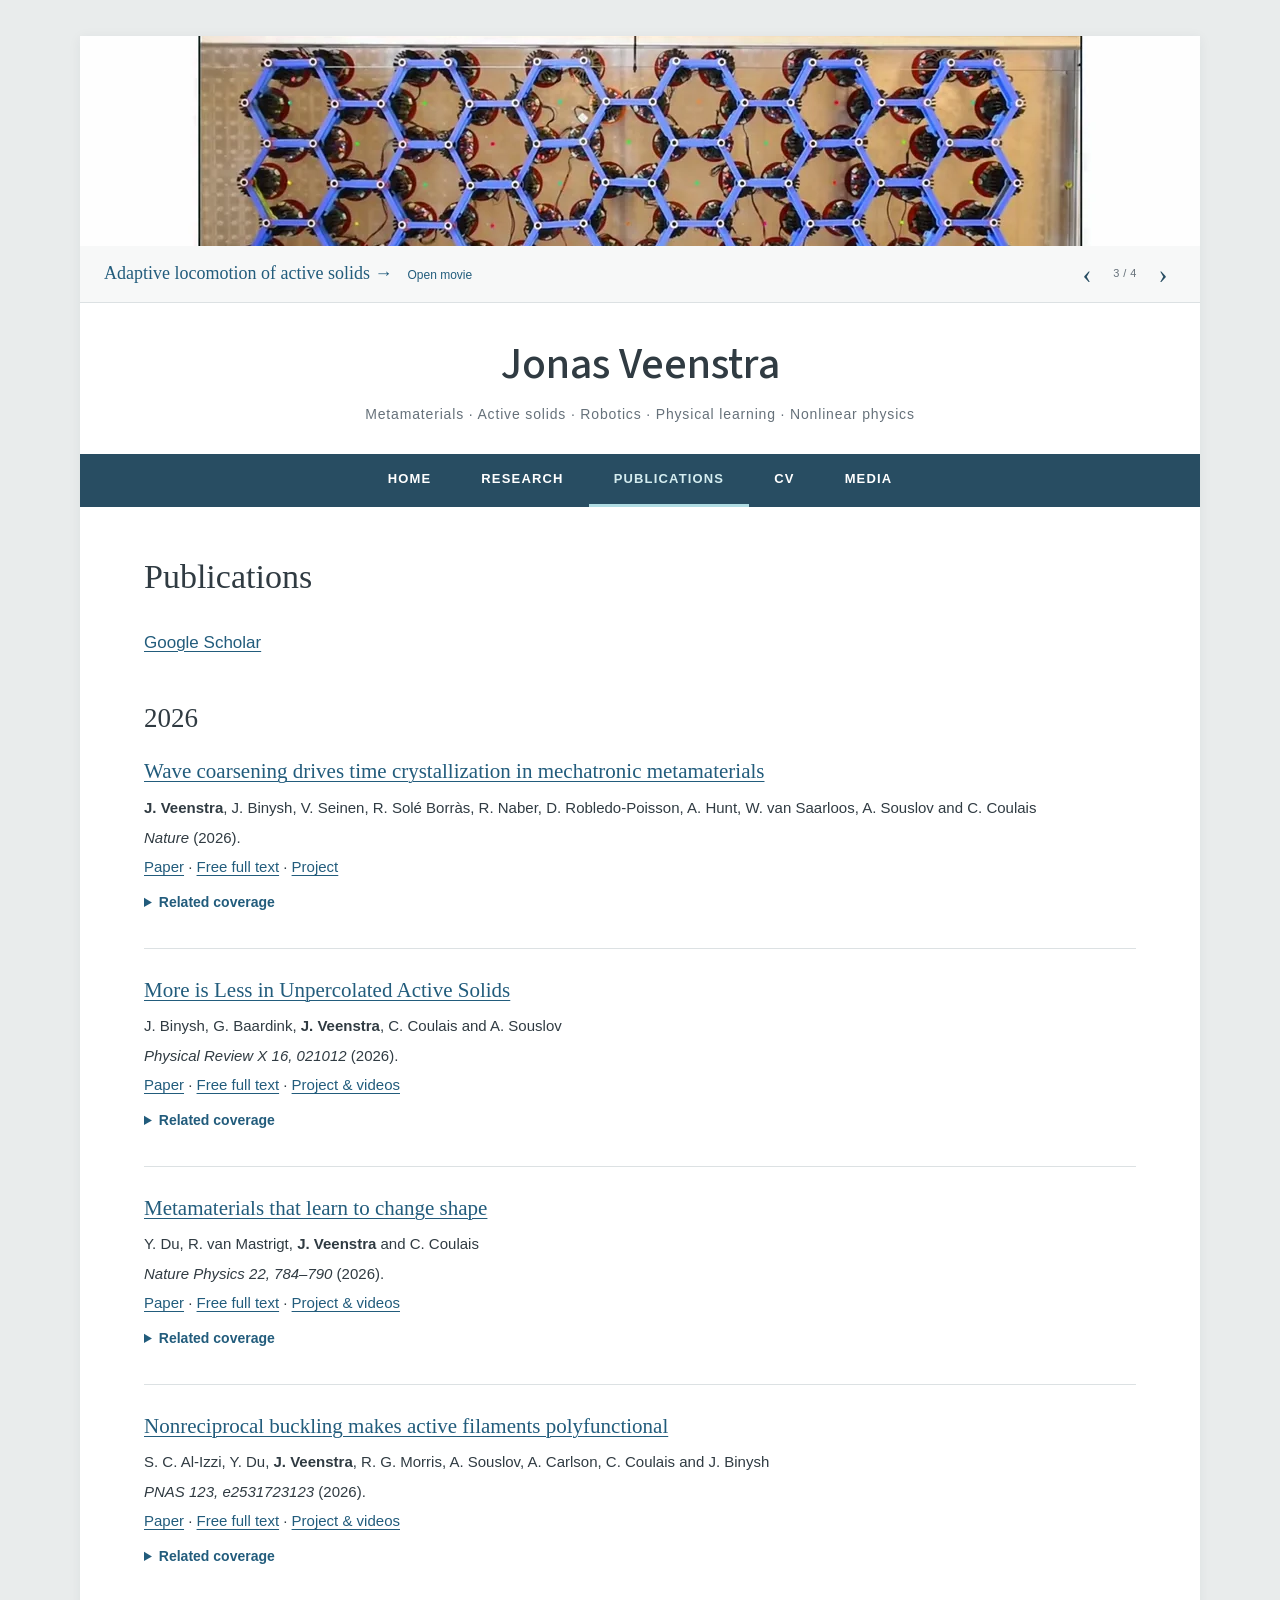
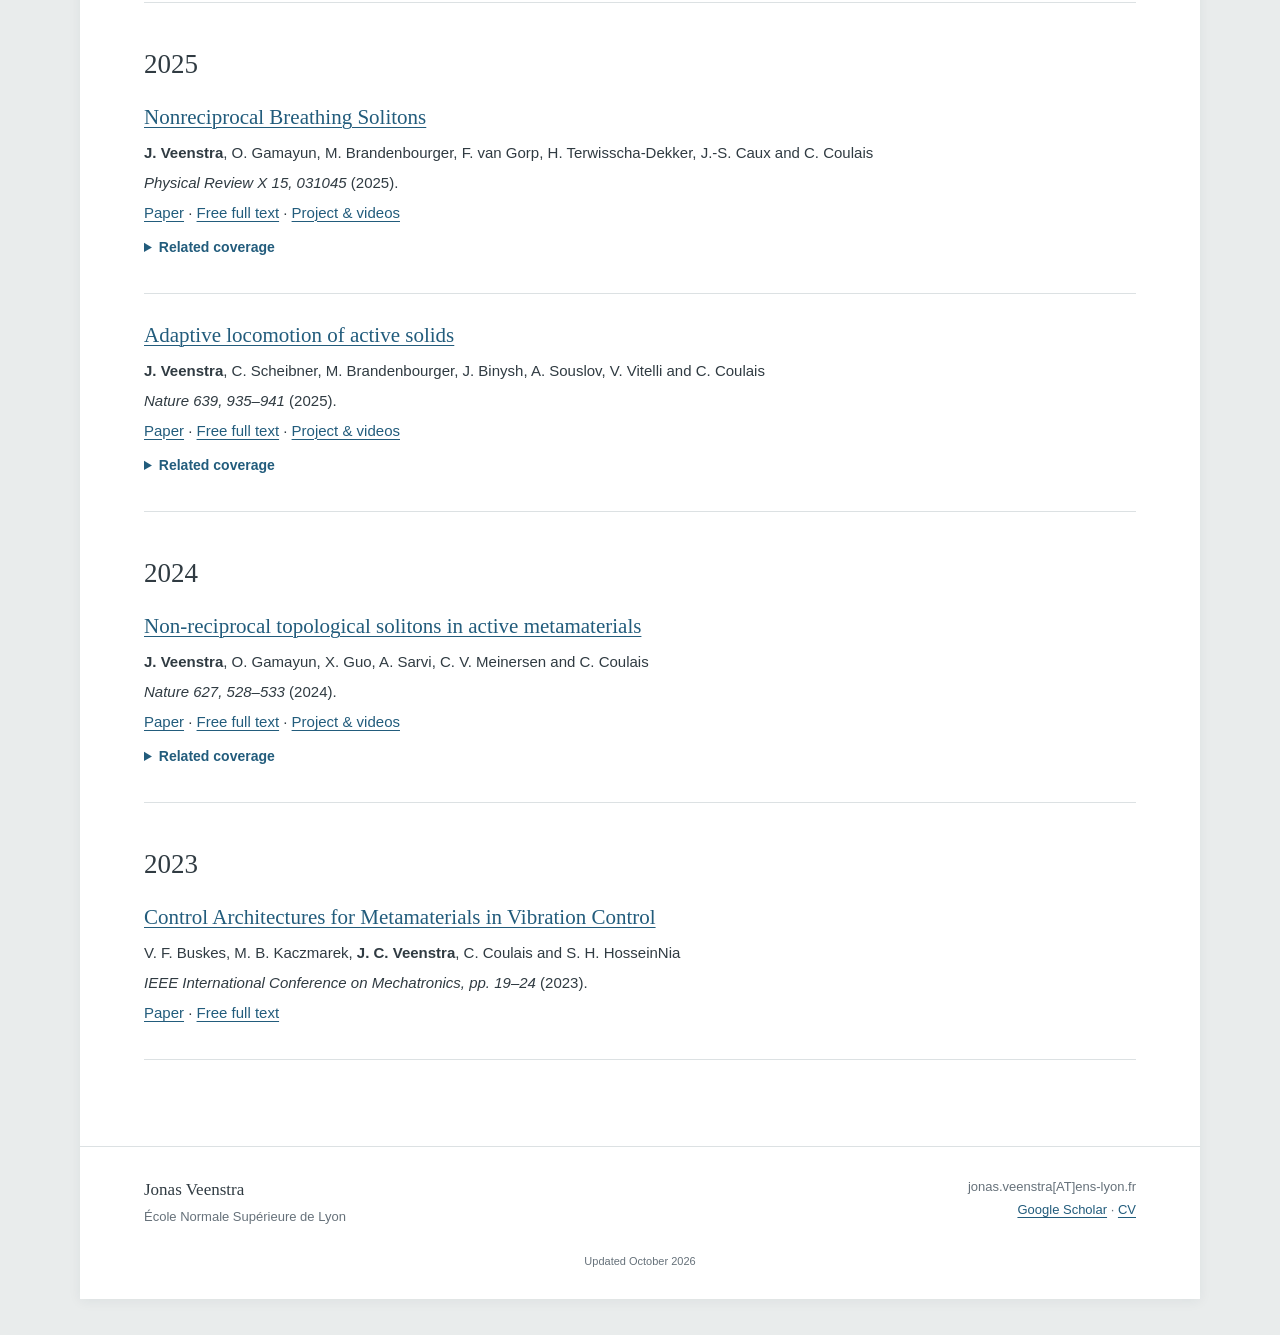
<file: publications.html>
<!doctype html>
<html lang="en"><head><meta charset="utf-8"><meta name="viewport" content="width=device-width, initial-scale=1">
<title>Publications | Jonas Veenstra</title><meta name="description" content="Publications by Jonas Veenstra, with full citations, links to papers, supplementary movies and related coverage.">
<meta name="theme-color" content="#284d62"><link rel="icon" href="assets/favicon.svg" type="image/svg+xml">
<link rel="stylesheet" href="style.css?v=fda66b5f84e4"><script src="site.js?v=1a8204d009c3" defer></script></head>
<body><a class="skip-link" href="#main">Skip to content</a><div class="site">
<header><div class="project-banner" role="region" aria-roledescription="carousel" aria-label="Featured research" data-interval="12000">
      <div class="banner-slides" id="banner-slides" aria-live="off"><figure class="banner-slide" data-project="breathers" role="group" aria-roledescription="slide" aria-label="1 of 4: Breathing solitons" hidden>
          <div class="banner-media banner-media--wave"><img src="assets/thumbnails/banners/breathing-wave-right-1076.webp?v=4c392d113205" alt="A breathing wave travelling to the right along a chain of blue motorized rods" loading="lazy"><video class="banner-video" data-src="assets/banners/breathing-wave-right.mp4?v=f2841c7b9583" muted loop playsinline preload="none" poster="assets/thumbnails/banners/breathing-wave-right-1076.webp?v=4c392d113205" aria-hidden="true" tabindex="-1"></video></div>
          <figcaption><a href="research.html#breathers">Breathing solitons</a><span aria-hidden="true"> →</span><a href="assets/banners/breathing-wave-right.mp4?v=f2841c7b9583" class="banner-file">Open movie</a></figcaption>
        </figure><figure class="banner-slide" data-project="time-crystals" role="group" aria-roledescription="slide" aria-label="2 of 4: Collective motion &amp; time crystals" hidden>
          <div class="banner-media banner-media--cover"><img src="assets/thumbnails/banners/wave-coarsening-trimmed-1120.webp?v=98ebcd9443e7" alt="Waves of collective deformation moving across an illuminated active lattice" loading="lazy"><video class="banner-video" data-src="assets/banners/wave-coarsening-trimmed.mp4?v=a3f402a8755f" muted loop playsinline preload="none" poster="assets/thumbnails/banners/wave-coarsening-trimmed-1120.webp?v=98ebcd9443e7" aria-hidden="true" tabindex="-1"></video></div>
          <figcaption><a href="research.html#time-crystals">Collective motion &amp; time crystals</a><span aria-hidden="true"> →</span><a href="assets/banners/wave-coarsening-trimmed.mp4?v=a3f402a8755f" class="banner-file">Open movie</a></figcaption>
        </figure><figure class="banner-slide" data-project="locomotion" role="group" aria-roledescription="slide" aria-label="3 of 4: Adaptive locomotion of active solids">
          <div class="banner-media banner-media--cover"><img src="assets/thumbnails/banners/active-solid-negative-1120.webp?v=6f1ea42bc66b" alt="Compression of a two-dimensional active elastic lattice with negative nonreciprocity" loading="eager"><video class="banner-video" data-src="assets/banners/active-solid-negative.mp4?v=78091c956941" muted loop playsinline preload="none" poster="assets/thumbnails/banners/active-solid-negative-1120.webp?v=6f1ea42bc66b" aria-hidden="true" tabindex="-1"></video></div>
          <figcaption><a href="research.html#locomotion">Adaptive locomotion of active solids</a><span aria-hidden="true"> →</span><a href="assets/banners/active-solid-negative.mp4?v=78091c956941" class="banner-file">Open movie</a></figcaption>
        </figure><figure class="banner-slide" data-project="locomotion" role="group" aria-roledescription="slide" aria-label="4 of 4: Locomotion of an active ring" hidden>
          <div class="banner-media banner-media--cover"><img src="assets/banners/locomotion-ring.jpg?v=d764bf61e979" alt="A blue motorized ring moving along a horizontal experimental track" loading="lazy"><video class="banner-video" data-src="assets/banners/locomotion-ring.mp4?v=ef93bdb8454f" muted loop playsinline preload="none" poster="assets/banners/locomotion-ring.jpg?v=d764bf61e979" aria-hidden="true" tabindex="-1"></video></div>
          <figcaption><a href="research.html#locomotion">Locomotion of an active ring</a><span aria-hidden="true"> →</span><a href="assets/banners/locomotion-ring.mp4?v=ef93bdb8454f" class="banner-file">Open movie</a></figcaption>
        </figure></div>
      <div class="banner-controls" hidden>
        <button class="banner-previous" type="button" aria-label="Previous research banner">‹</button>
        <span class="banner-count" aria-hidden="true">3 / 4</span>
        <button class="banner-next" type="button" aria-label="Next research banner">›</button>
      </div>
    </div><div class="identity"><a class="site-title" href="index.html">Jonas Veenstra</a><p>Metamaterials · Active solids · Robotics · Physical learning · Nonlinear physics</p>
<div class="font-preview" hidden role="group" aria-labelledby="font-preview-label">
<p id="font-preview-label">Choose a font to preview your name</p>
<div class="font-options">
<button type="button" data-font-option="source-sans-3" aria-pressed="true"><span class="font-sample">Jonas Veenstra</span><span class="font-label">Source Sans 3 · Clean sans</span></button>
<button type="button" data-font-option="manrope" aria-pressed="false"><span class="font-sample">Jonas Veenstra</span><span class="font-label">Manrope · Geometric sans</span></button>
<button type="button" data-font-option="lora" aria-pressed="false"><span class="font-sample">Jonas Veenstra</span><span class="font-label">Lora · Contemporary serif</span></button>
</div></div></div>
<nav aria-label="Main navigation"><a href="index.html">Home</a><a href="research.html">Research</a><a href="publications.html" aria-current="page">Publications</a><a href="cv.html">CV</a><a href="media.html">Media</a></nav></header>
<main id="main" tabindex="-1"><h1>Publications</h1><p><a href="https://scholar.google.com/citations?user=sE3V6EUAAAAJ&amp;hl=en">Google Scholar</a></p><section><h2>2026</h2><ol class="publication-list"><li id="time-crystals"><h3><a href="https://www.nature.com/articles/s41586-026-11163-6">Wave coarsening drives time crystallization in mechatronic metamaterials</a></h3><p><strong>J. Veenstra</strong>, J. Binysh, V. Seinen, R. Solé Borràs, R. Naber, D. Robledo-Poisson, A. Hunt, W. van Saarloos, A. Souslov and C. Coulais</p><p><em>Nature</em> (2026).</p><p class="inline-links small"><a href="https://www.nature.com/articles/s41586-026-11163-6">Paper</a> · <a href="https://arxiv.org/abs/2508.20052" title="Free preprint; may differ from the published version">Free full text</a> · <a href="research.html#time-crystals">Project</a></p><details><summary>Related coverage</summary><ul class="coverage"><li><a href="https://iop.uva.nl/content/news/2026/10/time-crystals-moving-to-an-internal-beat.html">Time crystals: moving to an internal beat</a> <span class="muted">— Institute of Physics, UvA</span></li></ul></details></li><li id="connectivity"><h3><a href="https://doi.org/10.1103/flhb-kjyd">More is Less in Unpercolated Active Solids</a></h3><p>J. Binysh, G. Baardink, <strong>J. Veenstra</strong>, C. Coulais and A. Souslov</p><p><em>Physical Review X 16, 021012</em> (2026).</p><p class="inline-links small"><a href="https://doi.org/10.1103/flhb-kjyd">Paper</a> · <a href="https://arxiv.org/abs/2504.18362" title="Free preprint; may differ from the published version">Free full text</a> · <a href="research.html#connectivity">Project &amp; videos</a></p><details><summary>Related coverage</summary><ul class="coverage"><li><a href="https://physics.aps.org/articles/v19/49">In Active Solids, Connectivity Is as Important as Activity</a> <span class="muted">— APS Physics · Viewpoint</span></li></ul></details></li><li id="learning"><h3><a href="https://www.nature.com/articles/s41567-026-03226-2">Metamaterials that learn to change shape</a></h3><p>Y. Du, R. van Mastrigt, <strong>J. Veenstra</strong> and C. Coulais</p><p><em>Nature Physics 22, 784–790</em> (2026).</p><p class="inline-links small"><a href="https://www.nature.com/articles/s41567-026-03226-2">Paper</a> · <a href="https://arxiv.org/abs/2501.11958" title="Free preprint; may differ from the published version">Free full text</a> · <a href="research.html#learning">Project &amp; videos</a></p><details><summary>Related coverage</summary><ul class="coverage"><li><a href="https://iop.uva.nl/content/news/2026/04/materials-that-learn-to-change-shape.html">Materials that learn to change shape</a> <span class="muted">— Institute of Physics, UvA</span></li><li><a href="https://deingenieur.nl/artikelen/materiaal-met-leervermogen">Materiaal met leervermogen</a> <span class="muted">— De Ingenieur · Dutch</span></li><li><a href="https://www.nature.com/articles/s41567-026-03256-w">Motorized paperclip learns functional reflexes</a> <span class="muted">— Nature Physics · News &amp; Views</span></li><li><a href="https://www.science.org/doi/10.1126/scirobotics.aei8549">Editors’ Choice: materials that learn</a> <span class="muted">— Science Robotics</span></li></ul></details></li><li id="filaments"><h3><a href="https://www.pnas.org/doi/10.1073/pnas.2531723123">Nonreciprocal buckling makes active filaments polyfunctional</a></h3><p>S. C. Al-Izzi, Y. Du, <strong>J. Veenstra</strong>, R. G. Morris, A. Souslov, A. Carlson, C. Coulais and J. Binysh</p><p><em>PNAS 123, e2531723123</em> (2026).</p><p class="inline-links small"><a href="https://www.pnas.org/doi/10.1073/pnas.2531723123">Paper</a> · <a href="https://arxiv.org/abs/2510.14725" title="Free preprint; may differ from the published version">Free full text</a> · <a href="research.html#filaments">Project &amp; videos</a></p><details><summary>Related coverage</summary><ul class="coverage"><li><a href="https://www.uva.nl/en/shared-content/subsites/institute-of-physics/en/news/2026/04/materials---but-not-as-we-know-them.html">Materials – but not as we know them</a> <span class="muted">— Institute of Physics, UvA</span></li></ul></details></li></ol></section><section><h2>2025</h2><ol class="publication-list"><li id="breathers"><h3><a href="https://doi.org/10.1103/nrv2-9h8z">Nonreciprocal Breathing Solitons</a></h3><p><strong>J. Veenstra</strong>, O. Gamayun, M. Brandenbourger, F. van Gorp, H. Terwisscha-Dekker, J.-S. Caux and C. Coulais</p><p><em>Physical Review X 15, 031045</em> (2025).</p><p class="inline-links small"><a href="https://doi.org/10.1103/nrv2-9h8z">Paper</a> · <a href="https://arxiv.org/abs/2405.10562" title="Free preprint; may differ from the published version">Free full text</a> · <a href="research.html#breathers">Project &amp; videos</a></p><details><summary>Related coverage</summary><ul class="coverage"><li><a href="https://iop.uva.nl/content/news/2025/08/the-wave-that-keeps-on-breathing.html">The wave that keeps on breathing</a> <span class="muted">— Institute of Physics, UvA</span></li><li><a href="https://www.newscientist.nl/nieuws/natuurkundigen-creeren-ademende-golf-in-robotisch-materiaal/">Natuurkundigen creëren ‘ademende golf’ in robotisch materiaal</a> <span class="muted">— New Scientist · Dutch</span></li></ul></details></li><li id="locomotion"><h3><a href="https://www.nature.com/articles/s41586-025-08646-3">Adaptive locomotion of active solids</a></h3><p><strong>J. Veenstra</strong>, C. Scheibner, M. Brandenbourger, J. Binysh, A. Souslov, V. Vitelli and C. Coulais</p><p><em>Nature 639, 935–941</em> (2025).</p><p class="inline-links small"><a href="https://www.nature.com/articles/s41586-025-08646-3">Paper</a> · <a href="https://arxiv.org/abs/2108.08837" title="Free preprint; may differ from the published version">Free full text</a> · <a href="research.html#locomotion">Project &amp; videos</a></p><details><summary>Related coverage</summary><ul class="coverage"><li><a href="https://www.uva.nl/en/shared-content/subsites/institute-of-physics/en/news/2025/03/odd-objects-that-adapt-and-move-without-a-brain.html">Odd objects that adapt and move without a brain</a> <span class="muted">— Institute of Physics, UvA</span></li><li><a href="https://news.uchicago.edu/story/scientists-create-odd-objects-adapt-and-move-over-obstacles">Scientists create ‘odd’ objects that adapt and move over obstacles</a> <span class="muted">— University of Chicago News</span></li><li><a href="https://www.nrc.nl/nieuws/2025/03/12/vreemd-wiel-hopst-zelfstandig-omhoog-a4886078">‘Vreemd’ robotwiel hopst zelfstandig omhoog</a> <span class="muted">— NRC · Dutch</span></li><li><a href="https://www.newscientist.nl/nieuws/vreemd-materiaal-kruipt-vooruit-als-hersenloze-levensvorm/">Vreemd materiaal kruipt vooruit als hersenloze levensvorm</a> <span class="muted">— New Scientist · Dutch</span></li><li><a href="https://www.quantamagazine.org/wheel-made-of-odd-matter-spontaneously-rolls-uphill-20220615/">Wheel Made of ‘Odd Matter’ Spontaneously Rolls Uphill</a> <span class="muted">— Quanta Magazine</span></li><li><a href="https://www.science.org/doi/10.1126/scirobotics.ady2833">Research highlight: adaptive locomotion</a> <span class="muted">— Science Robotics</span></li><li><a href="https://www.ntvn.nl/nl/inkijk-exemplaren-2025">Robotstructuur beweegt autonoom over oneffen terrein</a> <span class="muted">— Nederlands Tijdschrift voor Natuurkunde · June issue archive</span></li></ul></details></li></ol></section><section><h2>2024</h2><ol class="publication-list"><li id="solitons"><h3><a href="https://www.nature.com/articles/s41586-024-07097-6">Non-reciprocal topological solitons in active metamaterials</a></h3><p><strong>J. Veenstra</strong>, O. Gamayun, X. Guo, A. Sarvi, C. V. Meinersen and C. Coulais</p><p><em>Nature 627, 528–533</em> (2024).</p><p class="inline-links small"><a href="https://www.nature.com/articles/s41586-024-07097-6">Paper</a> · <a href="https://arxiv.org/abs/2312.03544" title="Free preprint; may differ from the published version">Free full text</a> · <a href="research.html#solitons">Project &amp; videos</a></p><details><summary>Related coverage</summary><ul class="coverage"><li><a href="https://iop.uva.nl/content/news/2024/03/an-endless-domino-effect.html">An endless domino effect</a> <span class="muted">— Institute of Physics, UvA</span></li><li><a href="https://www.nature.com/articles/d41586-024-00622-7">Complex motions emerge from robot interactions</a> <span class="muted">— Nature · News &amp; Views</span></li></ul></details></li></ol></section><section><h2>2023</h2><ol class="publication-list"><li id="vibration-control"><h3><a href="https://doi.org/10.1109/ICM54990.2023.10101931">Control Architectures for Metamaterials in Vibration Control</a></h3><p>V. F. Buskes, M. B. Kaczmarek, <strong>J. C. Veenstra</strong>, C. Coulais and S. H. HosseinNia</p><p><em>IEEE International Conference on Mechatronics, pp. 19–24</em> (2023).</p><p class="inline-links small"><a href="https://doi.org/10.1109/ICM54990.2023.10101931">Paper</a> · <a href="https://repository.tudelft.nl/record/uuid:96791609-6264-482e-9112-705de3ee02e1">Free full text</a></p></li></ol></section></main>
<footer><div><strong>Jonas Veenstra</strong><br>École Normale Supérieure de Lyon</div>
<div>jonas.veenstra[AT]ens-lyon.fr<br><a href="https://scholar.google.com/citations?user=sE3V6EUAAAAJ&amp;hl=en">Google Scholar</a> <span aria-hidden="true">·</span> <a href="cv.html">CV</a></div>
<p class="updated">Updated October 2026</p></footer></div></body></html>
</file>
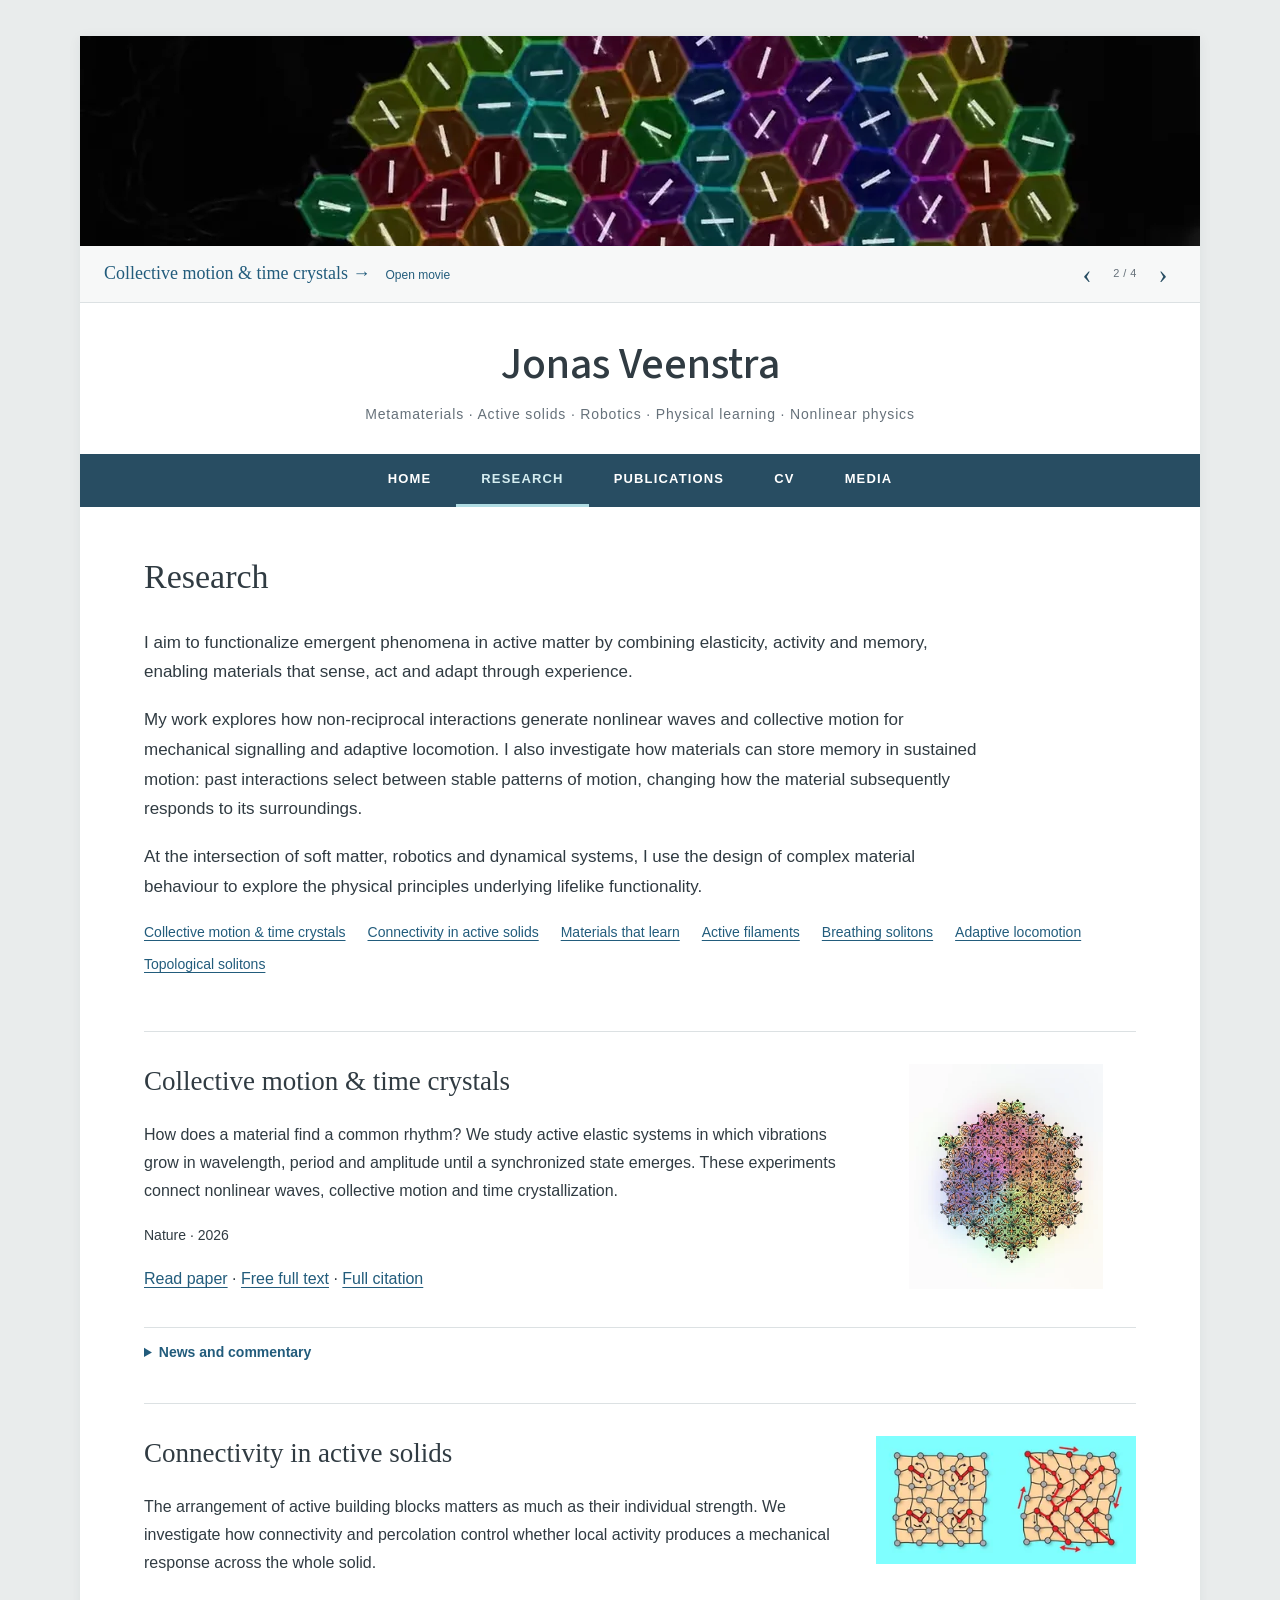
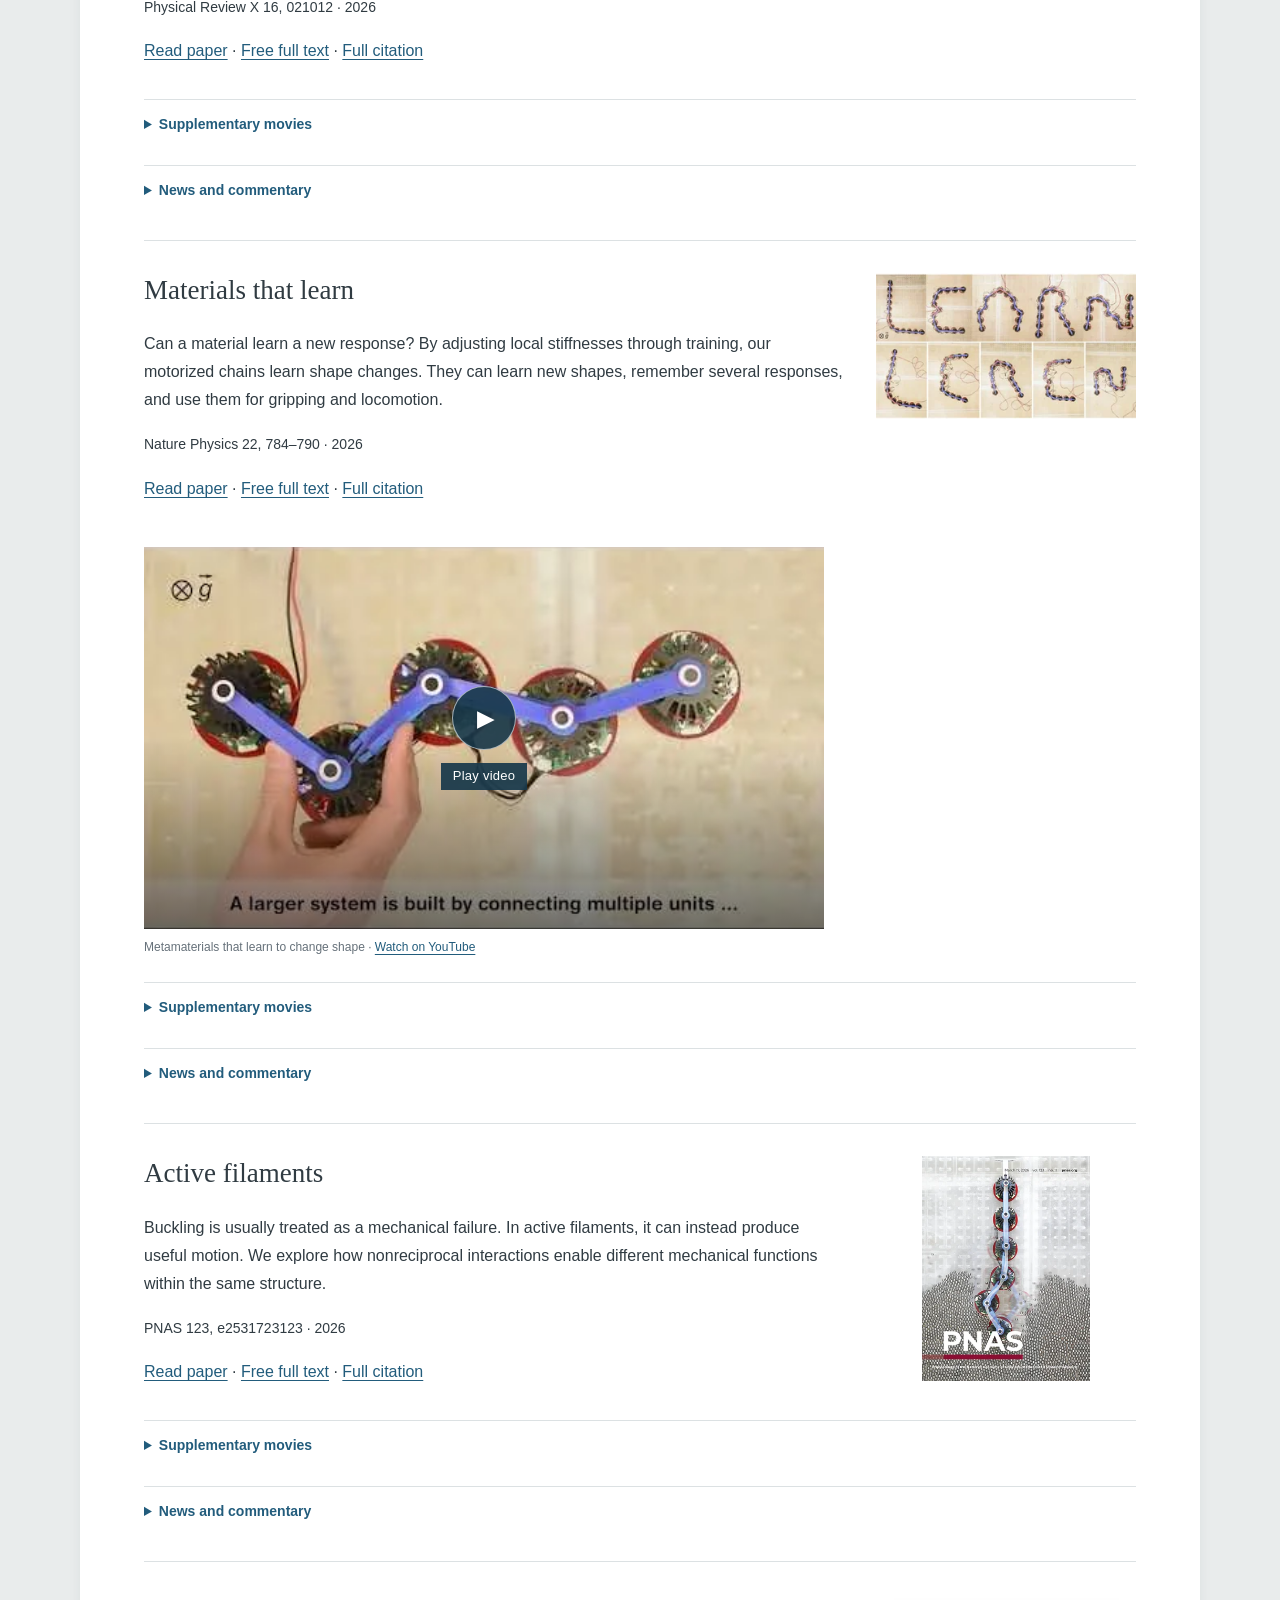
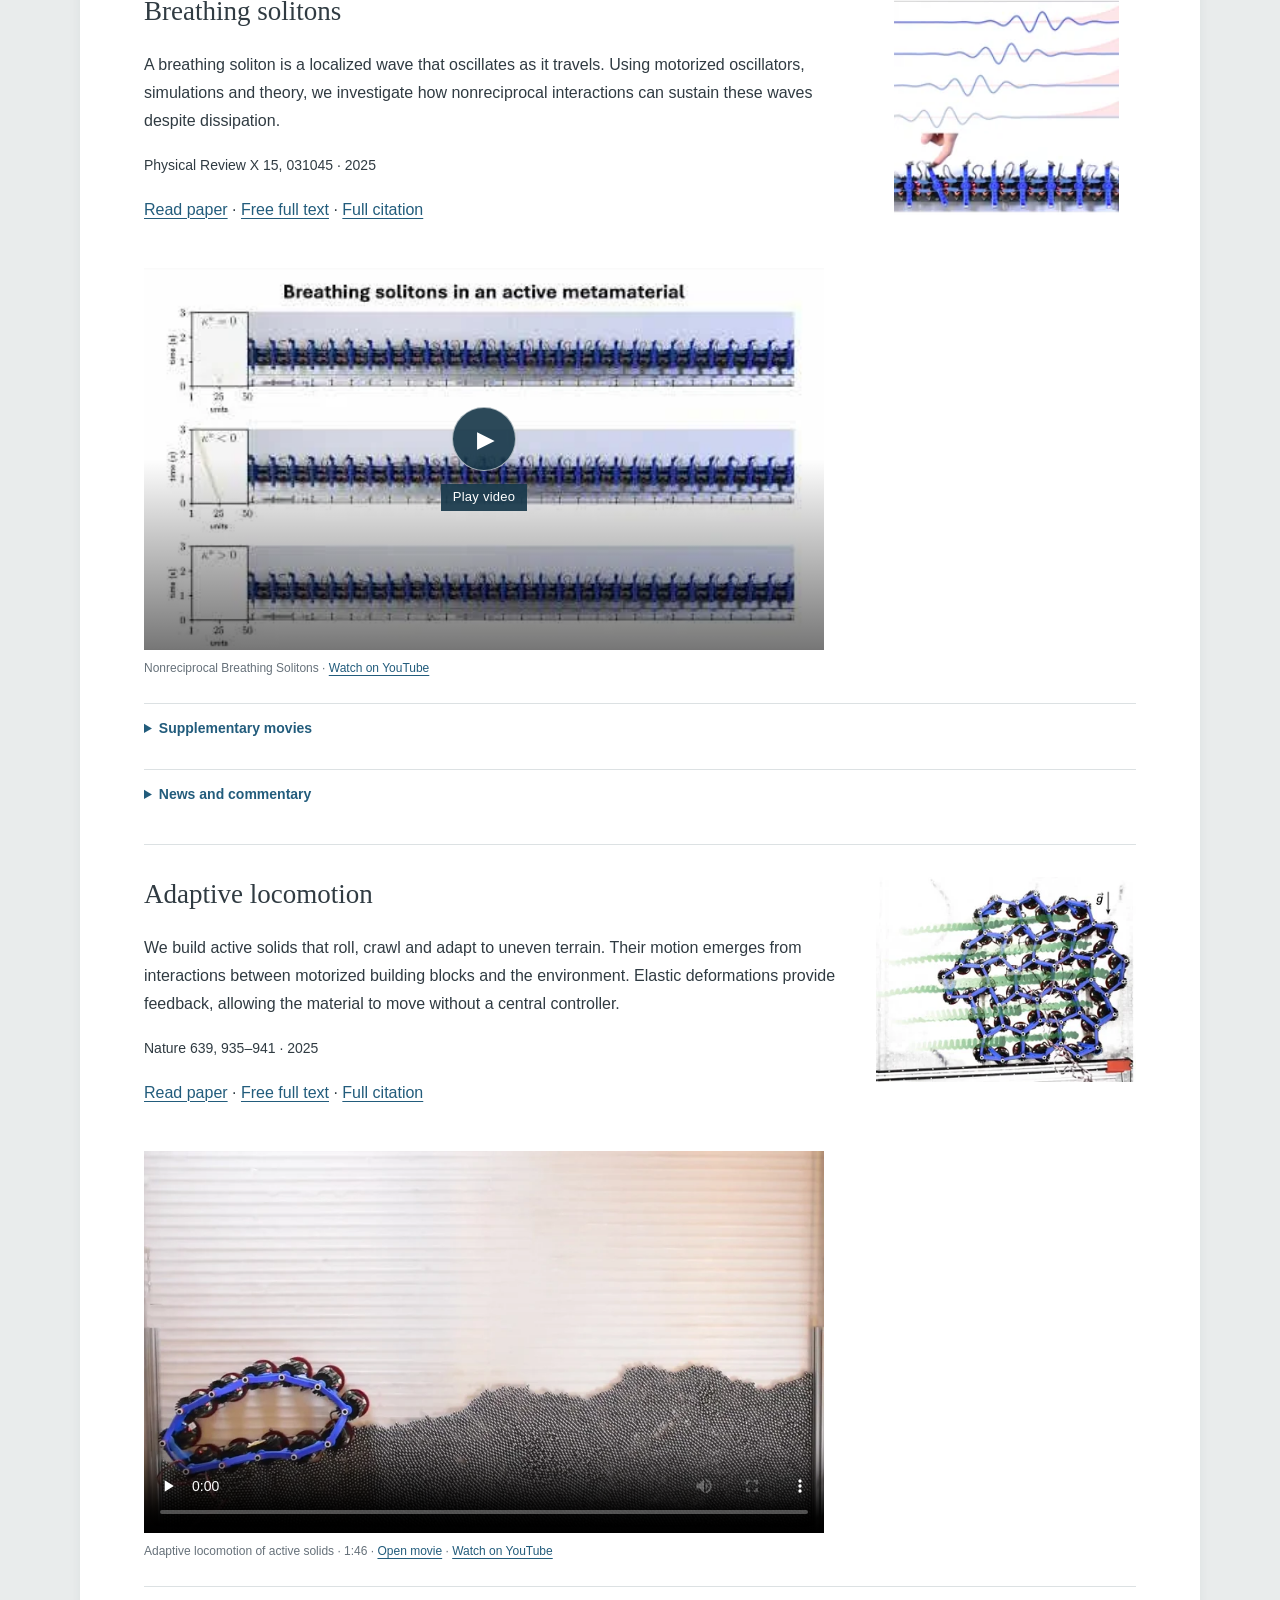
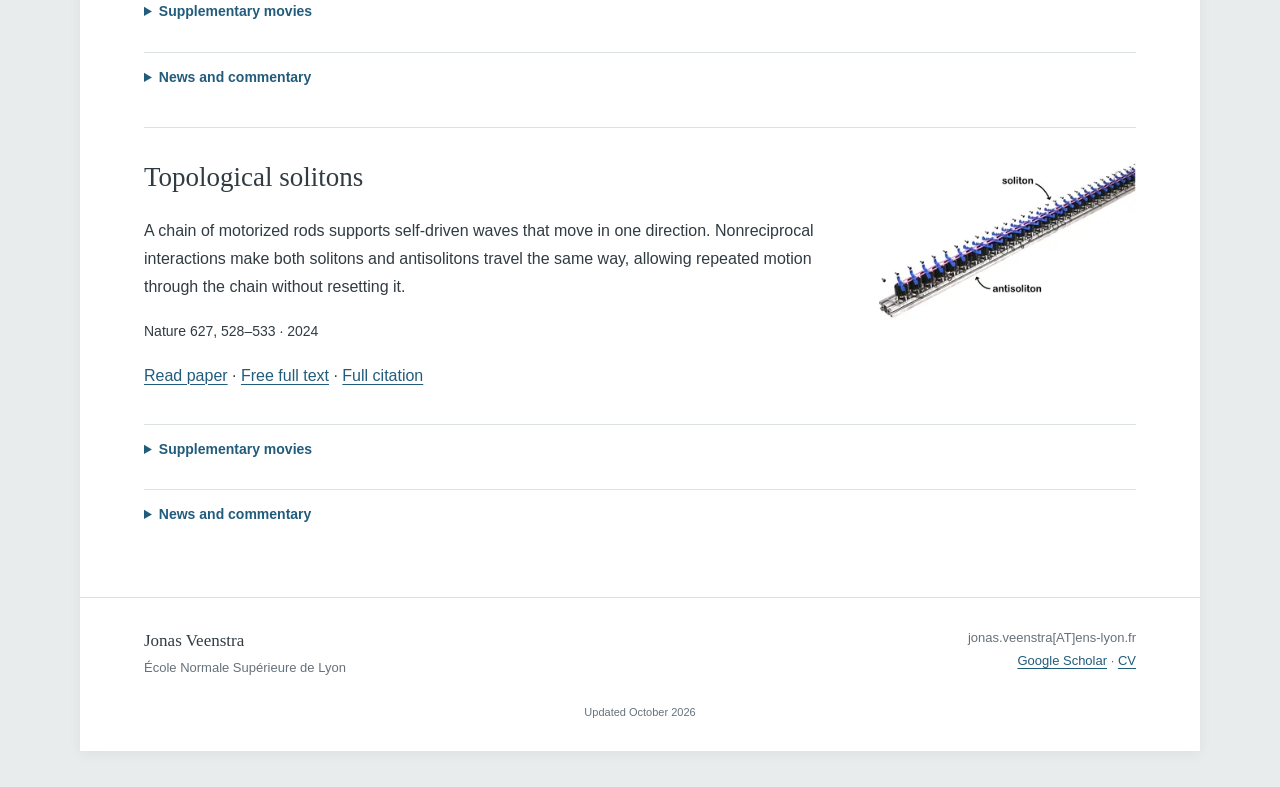
<file: research.html>
<!doctype html>
<html lang="en"><head><meta charset="utf-8"><meta name="viewport" content="width=device-width, initial-scale=1">
<title>Research | Jonas Veenstra</title><meta name="description" content="Research on adaptive locomotion, nonreciprocal solitons, physical learning and collective dynamics, with experimental videos and papers.">
<meta name="theme-color" content="#284d62"><link rel="icon" href="assets/favicon.svg" type="image/svg+xml">
<link rel="stylesheet" href="style.css?v=fda66b5f84e4"><script src="site.js?v=1a8204d009c3" defer></script></head>
<body><a class="skip-link" href="#main">Skip to content</a><div class="site">
<header><div class="project-banner" role="region" aria-roledescription="carousel" aria-label="Featured research" data-interval="12000">
      <div class="banner-slides" id="banner-slides" aria-live="off"><figure class="banner-slide" data-project="breathers" role="group" aria-roledescription="slide" aria-label="1 of 4: Breathing solitons" hidden>
          <div class="banner-media banner-media--wave"><img src="assets/thumbnails/banners/breathing-wave-right-1076.webp?v=4c392d113205" alt="A breathing wave travelling to the right along a chain of blue motorized rods" loading="lazy"><video class="banner-video" data-src="assets/banners/breathing-wave-right.mp4?v=f2841c7b9583" muted loop playsinline preload="none" poster="assets/thumbnails/banners/breathing-wave-right-1076.webp?v=4c392d113205" aria-hidden="true" tabindex="-1"></video></div>
          <figcaption><a href="research.html#breathers">Breathing solitons</a><span aria-hidden="true"> →</span><a href="assets/banners/breathing-wave-right.mp4?v=f2841c7b9583" class="banner-file">Open movie</a></figcaption>
        </figure><figure class="banner-slide" data-project="time-crystals" role="group" aria-roledescription="slide" aria-label="2 of 4: Collective motion &amp; time crystals">
          <div class="banner-media banner-media--cover"><img src="assets/thumbnails/banners/wave-coarsening-trimmed-1120.webp?v=98ebcd9443e7" alt="Waves of collective deformation moving across an illuminated active lattice" loading="eager"><video class="banner-video" data-src="assets/banners/wave-coarsening-trimmed.mp4?v=a3f402a8755f" muted loop playsinline preload="none" poster="assets/thumbnails/banners/wave-coarsening-trimmed-1120.webp?v=98ebcd9443e7" aria-hidden="true" tabindex="-1"></video></div>
          <figcaption><a href="research.html#time-crystals">Collective motion &amp; time crystals</a><span aria-hidden="true"> →</span><a href="assets/banners/wave-coarsening-trimmed.mp4?v=a3f402a8755f" class="banner-file">Open movie</a></figcaption>
        </figure><figure class="banner-slide" data-project="locomotion" role="group" aria-roledescription="slide" aria-label="3 of 4: Adaptive locomotion of active solids" hidden>
          <div class="banner-media banner-media--cover"><img src="assets/thumbnails/banners/active-solid-negative-1120.webp?v=6f1ea42bc66b" alt="Compression of a two-dimensional active elastic lattice with negative nonreciprocity" loading="lazy"><video class="banner-video" data-src="assets/banners/active-solid-negative.mp4?v=78091c956941" muted loop playsinline preload="none" poster="assets/thumbnails/banners/active-solid-negative-1120.webp?v=6f1ea42bc66b" aria-hidden="true" tabindex="-1"></video></div>
          <figcaption><a href="research.html#locomotion">Adaptive locomotion of active solids</a><span aria-hidden="true"> →</span><a href="assets/banners/active-solid-negative.mp4?v=78091c956941" class="banner-file">Open movie</a></figcaption>
        </figure><figure class="banner-slide" data-project="locomotion" role="group" aria-roledescription="slide" aria-label="4 of 4: Locomotion of an active ring" hidden>
          <div class="banner-media banner-media--cover"><img src="assets/banners/locomotion-ring.jpg?v=d764bf61e979" alt="A blue motorized ring moving along a horizontal experimental track" loading="lazy"><video class="banner-video" data-src="assets/banners/locomotion-ring.mp4?v=ef93bdb8454f" muted loop playsinline preload="none" poster="assets/banners/locomotion-ring.jpg?v=d764bf61e979" aria-hidden="true" tabindex="-1"></video></div>
          <figcaption><a href="research.html#locomotion">Locomotion of an active ring</a><span aria-hidden="true"> →</span><a href="assets/banners/locomotion-ring.mp4?v=ef93bdb8454f" class="banner-file">Open movie</a></figcaption>
        </figure></div>
      <div class="banner-controls" hidden>
        <button class="banner-previous" type="button" aria-label="Previous research banner">‹</button>
        <span class="banner-count" aria-hidden="true">2 / 4</span>
        <button class="banner-next" type="button" aria-label="Next research banner">›</button>
      </div>
    </div><div class="identity"><a class="site-title" href="index.html">Jonas Veenstra</a><p>Metamaterials · Active solids · Robotics · Physical learning · Nonlinear physics</p>
<div class="font-preview" hidden role="group" aria-labelledby="font-preview-label">
<p id="font-preview-label">Choose a font to preview your name</p>
<div class="font-options">
<button type="button" data-font-option="source-sans-3" aria-pressed="true"><span class="font-sample">Jonas Veenstra</span><span class="font-label">Source Sans 3 · Clean sans</span></button>
<button type="button" data-font-option="manrope" aria-pressed="false"><span class="font-sample">Jonas Veenstra</span><span class="font-label">Manrope · Geometric sans</span></button>
<button type="button" data-font-option="lora" aria-pressed="false"><span class="font-sample">Jonas Veenstra</span><span class="font-label">Lora · Contemporary serif</span></button>
</div></div></div>
<nav aria-label="Main navigation"><a href="index.html">Home</a><a href="research.html" aria-current="page">Research</a><a href="publications.html">Publications</a><a href="cv.html">CV</a><a href="media.html">Media</a></nav></header>
<main id="main" tabindex="-1"><h1>Research</h1><div class="research-statement"><p>I aim to functionalize emergent phenomena in active matter by combining elasticity, activity and memory, enabling materials that sense, act and adapt through experience.</p><p>My work explores how non-reciprocal interactions generate nonlinear waves and collective motion for mechanical signalling and adaptive locomotion. I also investigate how materials can store memory in sustained motion: past interactions select between stable patterns of motion, changing how the material subsequently responds to its surroundings.</p><p>At the intersection of soft matter, robotics and dynamical systems, I use the design of complex material behaviour to explore the physical principles underlying lifelike functionality.</p></div><div class="jump-links" aria-label="Research topics"><a href="#time-crystals">Collective motion &amp; time crystals</a><a href="#connectivity">Connectivity in active solids</a><a href="#learning">Materials that learn</a><a href="#filaments">Active filaments</a><a href="#breathers">Breathing solitons</a><a href="#locomotion">Adaptive locomotion</a><a href="#solitons">Topological solitons</a></div><article class="project" id="time-crystals"><div class="project-intro"><div><h2>Collective motion &amp; time crystals</h2><p data-project-summary="time-crystals">How does a material find a common rhythm? We study active elastic systems in which vibrations grow in wavelength, period and amplitude until a synchronized state emerges. These experiments connect nonlinear waves, collective motion and time crystallization.</p><p class="small">Nature · 2026</p><p class="inline-links"><a href="https://www.nature.com/articles/s41586-026-11163-6">Read paper</a> · <a href="https://arxiv.org/abs/2508.20052" title="Free preprint; may differ from the published version">Free full text</a> · <a href="publications.html#time-crystals">Full citation</a></p></div><img alt="A two-dimensional mechatronic lattice with coloured illumination" loading="lazy" decoding="async" class="project-image" src="assets/thumbnails/time-crystal-320.webp?v=6c1e91f1b118" srcset="assets/thumbnails/time-crystal-320.webp?v=6c1e91f1b118 320w, assets/thumbnails/time-crystal-640.webp?v=80c811ac9583 640w" sizes="(max-width: 560px) calc(100vw - 46px), (max-width: 800px) 180px, 260px" width="1038" height="1202"></div><details><summary>News and commentary</summary><ul class="coverage"><li><a href="https://iop.uva.nl/content/news/2026/10/time-crystals-moving-to-an-internal-beat.html">Time crystals: moving to an internal beat</a> <span class="muted">— Institute of Physics, UvA</span></li></ul></details></article><article class="project" id="connectivity"><div class="project-intro"><div><h2>Connectivity in active solids</h2><p data-project-summary="connectivity">The arrangement of active building blocks matters as much as their individual strength. We investigate how connectivity and percolation control whether local activity produces a mechanical response across the whole solid.</p><p class="small">Physical Review X 16, 021012 · 2026</p><p class="inline-links"><a href="https://doi.org/10.1103/flhb-kjyd">Read paper</a> · <a href="https://arxiv.org/abs/2504.18362" title="Free preprint; may differ from the published version">Free full text</a> · <a href="publications.html#connectivity">Full citation</a></p></div><img alt="Illustration of active units in two elastic networks" loading="lazy" decoding="async" class="project-image" src="assets/thumbnails/connectivity-320.webp?v=67d8f92da219" srcset="assets/thumbnails/connectivity-320.webp?v=67d8f92da219 320w, assets/thumbnails/connectivity-640.webp?v=f64f15166ea6 640w" sizes="(max-width: 560px) calc(100vw - 46px), (max-width: 800px) 180px, 260px" width="1000" height="494"></div><details class="supplements"><summary>Supplementary movies</summary><div class="movie-grid"><p><a href="https://link.aps.org/supplemental/10.1103/flhb-kjyd">View supplementary material and movies at APS</a></p></div></details><details><summary>News and commentary</summary><ul class="coverage"><li><a href="https://physics.aps.org/articles/v19/49">In Active Solids, Connectivity Is as Important as Activity</a> <span class="muted">— APS Physics · Viewpoint</span></li></ul></details></article><article class="project" id="learning"><div class="project-intro"><div><h2>Materials that learn</h2><p data-project-summary="learning">Can a material learn a new response? By adjusting local stiffnesses through training, our motorized chains learn shape changes. They can learn new shapes, remember several responses, and use them for gripping and locomotion.</p><p class="small">Nature Physics 22, 784–790 · 2026</p><p class="inline-links"><a href="https://www.nature.com/articles/s41567-026-03226-2">Read paper</a> · <a href="https://arxiv.org/abs/2501.11958" title="Free preprint; may differ from the published version">Free full text</a> · <a href="publications.html#learning">Full citation</a></p></div><img alt="Robotic chains learning the letters in LEARN" loading="lazy" decoding="async" class="project-image" src="assets/thumbnails/learning-320.webp?v=35b6fd316eeb" srcset="assets/thumbnails/learning-320.webp?v=35b6fd316eeb 320w, assets/thumbnails/learning-640.webp?v=5d6ec0f39a06 640w" sizes="(max-width: 560px) calc(100vw - 46px), (max-width: 800px) 180px, 260px" width="1834" height="1028"></div><figure class="video-block">
      <div class="video-shell" data-video="TvErTgQ5ULs" data-title="Metamaterials that learn to change shape">
        <img alt="" loading="lazy" decoding="async" src="assets/thumbnails/video-TvErTgQ5ULs-480.webp?v=0589f2ab04e9" srcset="assets/thumbnails/video-TvErTgQ5ULs-480.webp?v=0589f2ab04e9 480w" sizes="(max-width: 560px) calc(100vw - 46px), 480px" width="480" height="360">
        <button class="video-play" type="button" hidden aria-label="Play Metamaterials that learn to change shape"><span aria-hidden="true">▶</span><span>Play video</span></button>
      </div><figcaption>Metamaterials that learn to change shape · <a href="https://www.youtube.com/watch?v=TvErTgQ5ULs">Watch on YouTube</a></figcaption>
    </figure><details class="supplements"><summary>Supplementary movies</summary><div class="movie-grid"><div class="movie"><h4>Movie 1: Overview of the learning metamaterial</h4>
        <video controls playsinline preload="none" aria-label="Overview of the learning metamaterial"><source src="https://media.springernature.com/original/springer-static/esm/art%3A10.1038%2Fs41567-026-03226-2/MediaObjects/41567_2026_3226_MOESM2_ESM.mp4" type="video/mp4"><a href="https://media.springernature.com/original/springer-static/esm/art%3A10.1038%2Fs41567-026-03226-2/MediaObjects/41567_2026_3226_MOESM2_ESM.mp4">Open movie</a></video>
        <p class="small"><a href="https://media.springernature.com/original/springer-static/esm/art%3A10.1038%2Fs41567-026-03226-2/MediaObjects/41567_2026_3226_MOESM2_ESM.mp4">Open MP4</a> · <a href="https://www.nature.com/articles/s41567-026-03226-2">Paper and original captions</a></p></div><div class="movie"><h4>Movie 2: Learning complex shapes</h4>
        <video controls playsinline preload="none" aria-label="Learning complex shapes"><source src="https://media.springernature.com/original/springer-static/esm/art%3A10.1038%2Fs41567-026-03226-2/MediaObjects/41567_2026_3226_MOESM3_ESM.mp4" type="video/mp4"><a href="https://media.springernature.com/original/springer-static/esm/art%3A10.1038%2Fs41567-026-03226-2/MediaObjects/41567_2026_3226_MOESM3_ESM.mp4">Open movie</a></video>
        <p class="small"><a href="https://media.springernature.com/original/springer-static/esm/art%3A10.1038%2Fs41567-026-03226-2/MediaObjects/41567_2026_3226_MOESM3_ESM.mp4">Open MP4</a> · <a href="https://www.nature.com/articles/s41567-026-03226-2">Paper and original captions</a></p></div><div class="movie"><h4>Movie 3: Learning nonreciprocal and multiple responses</h4>
        <video controls playsinline preload="none" aria-label="Learning nonreciprocal and multiple responses"><source src="https://media.springernature.com/original/springer-static/esm/art%3A10.1038%2Fs41567-026-03226-2/MediaObjects/41567_2026_3226_MOESM4_ESM.mp4" type="video/mp4"><a href="https://media.springernature.com/original/springer-static/esm/art%3A10.1038%2Fs41567-026-03226-2/MediaObjects/41567_2026_3226_MOESM4_ESM.mp4">Open movie</a></video>
        <p class="small"><a href="https://media.springernature.com/original/springer-static/esm/art%3A10.1038%2Fs41567-026-03226-2/MediaObjects/41567_2026_3226_MOESM4_ESM.mp4">Open MP4</a> · <a href="https://www.nature.com/articles/s41567-026-03226-2">Paper and original captions</a></p></div><div class="movie"><h4>Movie 4: Multistability, gripping and locomotion</h4>
        <video controls playsinline preload="none" aria-label="Multistability, gripping and locomotion"><source src="https://media.springernature.com/original/springer-static/esm/art%3A10.1038%2Fs41567-026-03226-2/MediaObjects/41567_2026_3226_MOESM5_ESM.mp4" type="video/mp4"><a href="https://media.springernature.com/original/springer-static/esm/art%3A10.1038%2Fs41567-026-03226-2/MediaObjects/41567_2026_3226_MOESM5_ESM.mp4">Open movie</a></video>
        <p class="small"><a href="https://media.springernature.com/original/springer-static/esm/art%3A10.1038%2Fs41567-026-03226-2/MediaObjects/41567_2026_3226_MOESM5_ESM.mp4">Open MP4</a> · <a href="https://www.nature.com/articles/s41567-026-03226-2">Paper and original captions</a></p></div></div></details><details><summary>News and commentary</summary><ul class="coverage"><li><a href="https://iop.uva.nl/content/news/2026/04/materials-that-learn-to-change-shape.html">Materials that learn to change shape</a> <span class="muted">— Institute of Physics, UvA</span></li><li><a href="https://deingenieur.nl/artikelen/materiaal-met-leervermogen">Materiaal met leervermogen</a> <span class="muted">— De Ingenieur · Dutch</span></li><li><a href="https://www.nature.com/articles/s41567-026-03256-w">Motorized paperclip learns functional reflexes</a> <span class="muted">— Nature Physics · News &amp; Views</span></li><li><a href="https://www.science.org/doi/10.1126/scirobotics.aei8549">Editors’ Choice: materials that learn</a> <span class="muted">— Science Robotics</span></li></ul></details></article><article class="project" id="filaments"><div class="project-intro"><div><h2>Active filaments</h2><p data-project-summary="filaments">Buckling is usually treated as a mechanical failure. In active filaments, it can instead produce useful motion. We explore how nonreciprocal interactions enable different mechanical functions within the same structure.</p><p class="small">PNAS 123, e2531723123 · 2026</p><p class="inline-links"><a href="https://www.pnas.org/doi/10.1073/pnas.2531723123">Read paper</a> · <a href="https://arxiv.org/abs/2510.14725" title="Free preprint; may differ from the published version">Free full text</a> · <a href="publications.html#filaments">Full citation</a></p></div><img alt="PNAS cover showing a motorized filament moving through ball bearings" loading="lazy" decoding="async" class="project-image" src="assets/thumbnails/filaments-320.webp?v=9f6accb31b4f" srcset="assets/thumbnails/filaments-320.webp?v=9f6accb31b4f 320w, assets/thumbnails/filaments-640.webp?v=1902469bf232 640w" sizes="(max-width: 560px) calc(100vw - 46px), (max-width: 800px) 180px, 260px" width="807" height="1088"></div><details class="supplements"><summary>Supplementary movies</summary><div class="movie-grid"><div><p>Movies hosted by PNAS:</p><ul><li><a href="https://www.pnas.org/doi/suppl/10.1073/pnas.2531723123/suppl_file/pnas.2531723123.sm01.mp4">S1: Buckling driven by nonreciprocity</a></li><li><a href="https://www.pnas.org/doi/suppl/10.1073/pnas.2531723123/suppl_file/pnas.2531723123.sm02.mp4">S2: Directional bending waves</a></li><li><a href="https://www.pnas.org/doi/suppl/10.1073/pnas.2531723123/suppl_file/pnas.2531723123.sm03.mp4">S3: A minimal mechanical model</a></li><li><a href="https://www.pnas.org/doi/suppl/10.1073/pnas.2531723123/suppl_file/pnas.2531723123.sm04.mp4">S4: Different filament functions</a></li><li><a href="https://www.pnas.org/doi/suppl/10.1073/pnas.2531723123/suppl_file/pnas.2531723123.sm05.mp4">S5: Motion under perturbations</a></li></ul><p><a href="https://www.pnas.org/doi/10.1073/pnas.2531723123">Paper and supporting information</a> · <a href="https://www.pnas.org/toc/pnas/123/11">Cover issue</a></p></div></div></details><details><summary>News and commentary</summary><ul class="coverage"><li><a href="https://www.uva.nl/en/shared-content/subsites/institute-of-physics/en/news/2026/04/materials---but-not-as-we-know-them.html">Materials – but not as we know them</a> <span class="muted">— Institute of Physics, UvA</span></li></ul></details></article><article class="project" id="breathers"><div class="project-intro"><div><h2>Breathing solitons</h2><p data-project-summary="breathers">A breathing soliton is a localized wave that oscillates as it travels. Using motorized oscillators, simulations and theory, we investigate how nonreciprocal interactions can sustain these waves despite dissipation.</p><p class="small">Physical Review X 15, 031045 · 2025</p><p class="inline-links"><a href="https://doi.org/10.1103/nrv2-9h8z">Read paper</a> · <a href="https://arxiv.org/abs/2405.10562" title="Free preprint; may differ from the published version">Free full text</a> · <a href="publications.html#breathers">Full citation</a></p></div><img alt="A breathing wave travelling through a chain of mechanical oscillators" loading="lazy" decoding="async" class="project-image" src="assets/thumbnails/breathers-200.webp?v=f2a1eda2d493" srcset="assets/thumbnails/breathers-200.webp?v=f2a1eda2d493 200w" sizes="(max-width: 560px) calc(100vw - 46px), (max-width: 800px) 180px, 260px" width="200" height="200"></div><figure class="video-block">
      <div class="video-shell" data-video="D_MnjkG_uRc" data-title="Nonreciprocal Breathing Solitons">
        <img alt="" loading="lazy" decoding="async" src="assets/thumbnails/video-D_MnjkG_uRc-480.webp?v=572b88ec167a" srcset="assets/thumbnails/video-D_MnjkG_uRc-480.webp?v=572b88ec167a 480w" sizes="(max-width: 560px) calc(100vw - 46px), 480px" width="480" height="360">
        <button class="video-play" type="button" hidden aria-label="Play Nonreciprocal Breathing Solitons"><span aria-hidden="true">▶</span><span>Play video</span></button>
      </div><figcaption>Nonreciprocal Breathing Solitons · <a href="https://www.youtube.com/watch?v=D_MnjkG_uRc">Watch on YouTube</a></figcaption>
    </figure><details class="supplements"><summary>Supplementary movies</summary><div class="movie-grid"><p><a href="https://link.aps.org/supplemental/10.1103/nrv2-9h8z">View supplementary material and movies at APS</a></p></div></details><details><summary>News and commentary</summary><ul class="coverage"><li><a href="https://iop.uva.nl/content/news/2025/08/the-wave-that-keeps-on-breathing.html">The wave that keeps on breathing</a> <span class="muted">— Institute of Physics, UvA</span></li><li><a href="https://www.newscientist.nl/nieuws/natuurkundigen-creeren-ademende-golf-in-robotisch-materiaal/">Natuurkundigen creëren ‘ademende golf’ in robotisch materiaal</a> <span class="muted">— New Scientist · Dutch</span></li></ul></details></article><article class="project" id="locomotion"><div class="project-intro"><div><h2>Adaptive locomotion</h2><p data-project-summary="locomotion">We build active solids that roll, crawl and adapt to uneven terrain. Their motion emerges from interactions between motorized building blocks and the environment. Elastic deformations provide feedback, allowing the material to move without a central controller.</p><p class="small">Nature 639, 935–941 · 2025</p><p class="inline-links"><a href="https://www.nature.com/articles/s41586-025-08646-3">Read paper</a> · <a href="https://arxiv.org/abs/2108.08837" title="Free preprint; may differ from the published version">Free full text</a> · <a href="publications.html#locomotion">Full citation</a></p></div><img alt="An active elastic lattice rolling on a treadmill" loading="lazy" decoding="async" class="project-image" src="assets/thumbnails/locomotion-320.webp?v=0b27184128f4" srcset="assets/thumbnails/locomotion-320.webp?v=0b27184128f4 320w, assets/thumbnails/locomotion-640.webp?v=d2872f48b293 640w" sizes="(max-width: 560px) calc(100vw - 46px), (max-width: 800px) 180px, 260px" width="1188" height="936"></div><figure class="video-block"><div class="video-shell"><video controls playsinline preload="none" poster="assets/thumbnails/videos/adaptive-locomotion-960.webp?v=0cc6c1909e4a" width="1280" height="720" aria-label="Adaptive locomotion of active solids"><source src="assets/videos/adaptive-locomotion.mp4?v=bfb769b8de7c" type="video/mp4"><a href="assets/videos/adaptive-locomotion.mp4?v=bfb769b8de7c">Open movie</a></video></div><figcaption>Adaptive locomotion of active solids · 1:46 · <a href="assets/videos/adaptive-locomotion.mp4?v=bfb769b8de7c">Open movie</a> · <a href="https://www.youtube.com/watch?v=yyASTwvHCuU">Watch on YouTube</a></figcaption></figure><details class="supplements"><summary>Supplementary movies</summary><div class="movie-grid"><div class="movie"><h4>Movie 1: Nonreciprocal mechanical response</h4>
        <video controls playsinline preload="none" aria-label="Nonreciprocal mechanical response"><source src="https://media.springernature.com/original/springer-static/esm/art%3A10.1038%2Fs41586-025-08646-3/MediaObjects/41586_2025_8646_MOESM3_ESM.mp4" type="video/mp4"><a href="https://media.springernature.com/original/springer-static/esm/art%3A10.1038%2Fs41586-025-08646-3/MediaObjects/41586_2025_8646_MOESM3_ESM.mp4">Open movie</a></video>
        <p class="small"><a href="https://media.springernature.com/original/springer-static/esm/art%3A10.1038%2Fs41586-025-08646-3/MediaObjects/41586_2025_8646_MOESM3_ESM.mp4">Open MP4</a> · <a href="https://www.nature.com/articles/s41586-025-08646-3">Paper and original captions</a></p></div><div class="movie"><h4>Movie 2: Impact and locomotion of an active ring</h4>
        <video controls playsinline preload="none" aria-label="Impact and locomotion of an active ring"><source src="https://media.springernature.com/original/springer-static/esm/art%3A10.1038%2Fs41586-025-08646-3/MediaObjects/41586_2025_8646_MOESM4_ESM.mp4" type="video/mp4"><a href="https://media.springernature.com/original/springer-static/esm/art%3A10.1038%2Fs41586-025-08646-3/MediaObjects/41586_2025_8646_MOESM4_ESM.mp4">Open movie</a></video>
        <p class="small"><a href="https://media.springernature.com/original/springer-static/esm/art%3A10.1038%2Fs41586-025-08646-3/MediaObjects/41586_2025_8646_MOESM4_ESM.mp4">Open MP4</a> · <a href="https://www.nature.com/articles/s41586-025-08646-3">Paper and original captions</a></p></div><div class="movie"><h4>Movie 3: Locomotion of a two-dimensional active solid</h4>
        <video controls playsinline preload="none" aria-label="Locomotion of a two-dimensional active solid"><source src="https://media.springernature.com/original/springer-static/esm/art%3A10.1038%2Fs41586-025-08646-3/MediaObjects/41586_2025_8646_MOESM5_ESM.mp4" type="video/mp4"><a href="https://media.springernature.com/original/springer-static/esm/art%3A10.1038%2Fs41586-025-08646-3/MediaObjects/41586_2025_8646_MOESM5_ESM.mp4">Open movie</a></video>
        <p class="small"><a href="https://media.springernature.com/original/springer-static/esm/art%3A10.1038%2Fs41586-025-08646-3/MediaObjects/41586_2025_8646_MOESM5_ESM.mp4">Open MP4</a> · <a href="https://www.nature.com/articles/s41586-025-08646-3">Paper and original captions</a></p></div><div class="movie"><h4>Movie 4: Waves, rolling and crawling</h4>
        <video controls playsinline preload="none" aria-label="Waves, rolling and crawling"><source src="https://media.springernature.com/original/springer-static/esm/art%3A10.1038%2Fs41586-025-08646-3/MediaObjects/41586_2025_8646_MOESM6_ESM.mp4" type="video/mp4"><a href="https://media.springernature.com/original/springer-static/esm/art%3A10.1038%2Fs41586-025-08646-3/MediaObjects/41586_2025_8646_MOESM6_ESM.mp4">Open movie</a></video>
        <p class="small"><a href="https://media.springernature.com/original/springer-static/esm/art%3A10.1038%2Fs41586-025-08646-3/MediaObjects/41586_2025_8646_MOESM6_ESM.mp4">Open MP4</a> · <a href="https://www.nature.com/articles/s41586-025-08646-3">Paper and original captions</a></p></div></div></details><details><summary>News and commentary</summary><ul class="coverage"><li><a href="https://www.uva.nl/en/shared-content/subsites/institute-of-physics/en/news/2025/03/odd-objects-that-adapt-and-move-without-a-brain.html">Odd objects that adapt and move without a brain</a> <span class="muted">— Institute of Physics, UvA</span></li><li><a href="https://news.uchicago.edu/story/scientists-create-odd-objects-adapt-and-move-over-obstacles">Scientists create ‘odd’ objects that adapt and move over obstacles</a> <span class="muted">— University of Chicago News</span></li><li><a href="https://www.nrc.nl/nieuws/2025/03/12/vreemd-wiel-hopst-zelfstandig-omhoog-a4886078">‘Vreemd’ robotwiel hopst zelfstandig omhoog</a> <span class="muted">— NRC · Dutch</span></li><li><a href="https://www.newscientist.nl/nieuws/vreemd-materiaal-kruipt-vooruit-als-hersenloze-levensvorm/">Vreemd materiaal kruipt vooruit als hersenloze levensvorm</a> <span class="muted">— New Scientist · Dutch</span></li><li><a href="https://www.quantamagazine.org/wheel-made-of-odd-matter-spontaneously-rolls-uphill-20220615/">Wheel Made of ‘Odd Matter’ Spontaneously Rolls Uphill</a> <span class="muted">— Quanta Magazine</span></li><li><a href="https://www.science.org/doi/10.1126/scirobotics.ady2833">Research highlight: adaptive locomotion</a> <span class="muted">— Science Robotics</span></li><li><a href="https://www.ntvn.nl/nl/inkijk-exemplaren-2025">Robotstructuur beweegt autonoom over oneffen terrein</a> <span class="muted">— Nederlands Tijdschrift voor Natuurkunde · June issue archive</span></li></ul></details></article><article class="project" id="solitons"><div class="project-intro"><div><h2>Topological solitons</h2><p data-project-summary="solitons">A chain of motorized rods supports self-driven waves that move in one direction. Nonreciprocal interactions make both solitons and antisolitons travel the same way, allowing repeated motion through the chain without resetting it.</p><p class="small">Nature 627, 528–533 · 2024</p><p class="inline-links"><a href="https://www.nature.com/articles/s41586-024-07097-6">Read paper</a> · <a href="https://arxiv.org/abs/2312.03544" title="Free preprint; may differ from the published version">Free full text</a> · <a href="publications.html#solitons">Full citation</a></p></div><img alt="A mechanical chain containing a soliton and an antisoliton" loading="lazy" decoding="async" class="project-image" src="assets/thumbnails/solitons-320.webp?v=86b304f82339" srcset="assets/thumbnails/solitons-320.webp?v=86b304f82339 320w, assets/thumbnails/solitons-640.webp?v=4370d4c3da9c 640w" sizes="(max-width: 560px) calc(100vw - 46px), (max-width: 800px) 180px, 260px" width="2270" height="1394"></div><details class="supplements"><summary>Supplementary movies</summary><div class="movie-grid"><div class="movie"><h4>Movie 1: Non-reciprocal topological solitons</h4>
        <video controls playsinline preload="none" aria-label="Non-reciprocal topological solitons"><source src="https://media.springernature.com/original/springer-static/esm/art%3A10.1038%2Fs41586-024-07097-6/MediaObjects/41586_2024_7097_MOESM3_ESM.mp4" type="video/mp4"><a href="https://media.springernature.com/original/springer-static/esm/art%3A10.1038%2Fs41586-024-07097-6/MediaObjects/41586_2024_7097_MOESM3_ESM.mp4">Open movie</a></video>
        <p class="small"><a href="https://media.springernature.com/original/springer-static/esm/art%3A10.1038%2Fs41586-024-07097-6/MediaObjects/41586_2024_7097_MOESM3_ESM.mp4">Open MP4</a> · <a href="https://www.nature.com/articles/s41586-024-07097-6">Paper and original captions</a></p></div></div></details><details><summary>News and commentary</summary><ul class="coverage"><li><a href="https://iop.uva.nl/content/news/2024/03/an-endless-domino-effect.html">An endless domino effect</a> <span class="muted">— Institute of Physics, UvA</span></li><li><a href="https://www.nature.com/articles/d41586-024-00622-7">Complex motions emerge from robot interactions</a> <span class="muted">— Nature · News &amp; Views</span></li></ul></details></article></main>
<footer><div><strong>Jonas Veenstra</strong><br>École Normale Supérieure de Lyon</div>
<div>jonas.veenstra[AT]ens-lyon.fr<br><a href="https://scholar.google.com/citations?user=sE3V6EUAAAAJ&amp;hl=en">Google Scholar</a> <span aria-hidden="true">·</span> <a href="cv.html">CV</a></div>
<p class="updated">Updated October 2026</p></footer></div></body></html>
</file>
<file: style.css>
:root{--ink:#303b42;--muted:#66717a;--blue:#284d62;--link:#225c7c;--line:#dce1e3;--paper:#fff;--surround:#e9ecec}
*{box-sizing:border-box}html{scroll-behavior:smooth}body{margin:0;background:var(--surround);color:var(--ink);font-family:Arial,Helvetica,sans-serif;font-size:17px;line-height:1.75}a{color:var(--link);text-underline-offset:3px;text-decoration-thickness:1px}a:hover{color:#153e55;text-decoration:underline}a:focus-visible,button:focus-visible,summary:focus-visible{outline:3px solid #d39645;outline-offset:5px}img{max-width:100%;height:auto}button{font:inherit;cursor:pointer}h1,h2,h3,h4{font-family:Georgia,'Times New Roman',serif;font-weight:400;line-height:1.3;color:var(--ink)}h1{font-size:34px;margin:0 0 28px}h2{font-size:27px;margin:0 0 22px}h3{font-size:21px;margin:0 0 10px}h4{font-size:18px}p{margin:0 0 18px}strong{font-weight:600}section{margin-top:44px}ul,ol{padding-left:24px}figure{margin:0}.site{max-width:1120px;margin:36px auto;background:var(--paper);box-shadow:0 2px 12px #142d3910}.identity{text-align:center;padding:33px 24px 27px}.site-title{font:42px/1.3 Georgia,'Times New Roman',serif;color:var(--ink);text-decoration:none}.identity p{font-size:14px;letter-spacing:.06em;color:var(--muted);margin:9px 0 0}.research-banner{height:180px;background:#fdfdfd url('assets/solitons.png') center 53%/100% auto no-repeat;border-bottom:1px solid #eff1f2}nav{display:flex;justify-content:center;gap:0;background:var(--blue);padding:0 20px}nav a{padding:14px 25px;color:#fff;text-decoration:none;font-size:13px;letter-spacing:.09em;text-transform:uppercase;font-weight:600;border-bottom:3px solid transparent}nav a:hover{color:#fff;background:#ffffff0d;text-decoration:none}nav a[aria-current=page]{border-bottom-color:#b0dce3;color:#d4edf0}main{padding:48px 64px 58px;min-height:480px}main:focus{outline:none}.intro{display:block}figcaption{font-size:12px;color:var(--muted);line-height:1.5;margin-top:9px}.inline-links{font-size:15px}.intro .inline-links{margin-top:24px}.home-research{padding-top:30px;border-top:1px solid var(--line)}.research-grid{display:grid;grid-template-columns:repeat(3,1fr);gap:28px}.research-grid img{width:100%;height:166px;object-fit:contain;display:block;margin-bottom:18px}.research-grid a{text-decoration:none}.research-grid h3{font-size:20px;color:var(--link)}.research-grid p{font-size:14px;line-height:1.65}.recent-list{list-style:none;padding:0}.recent-list li{padding:13px 0;border-bottom:1px solid var(--line);font-size:16px}.muted{color:var(--muted)}.small{font-size:14px}.lead{font-size:20px;line-height:1.65;max-width:800px}.jump-links{display:flex;flex-wrap:wrap;gap:8px 22px;padding:18px 0 28px;font-size:14px}.project{border-top:1px solid var(--line);padding-top:32px;margin-top:26px;scroll-margin-top:24px}.project-intro{display:grid;grid-template-columns:1fr 260px;gap:32px;align-items:start}.project-image{width:100%;max-height:225px;object-fit:contain}.project p{font-size:16px}.project .small{font-size:14px}.video-block{max-width:680px;margin:26px 0}.video-shell{position:relative;aspect-ratio:16/9;background:#172026;overflow:hidden}.video-shell img{width:100%;height:100%;object-fit:cover;display:block}.video-play{position:absolute;inset:0;border:0;background:linear-gradient(transparent 50%,#0008);color:white;display:flex;align-items:center;justify-content:center;flex-direction:column;gap:13px}.video-play span:first-child{display:grid;place-items:center;background:#183849e8;border:1px solid #fff9;border-radius:50%;width:64px;height:64px;font-size:23px;padding-left:4px}.video-play span:last-child{background:#17384bea;padding:2px 12px;font-size:13px;letter-spacing:.02em}.video-play:hover span:first-child{background:#225c7c}.video-shell video{display:block;width:100%;height:100%;object-fit:contain}.video-shell iframe{width:100%;height:100%;border:0}.video-play[hidden]{display:none}details{border-top:1px solid var(--line);margin-top:16px;font-size:14px}summary{padding:12px 0;cursor:pointer;color:var(--link);font-weight:600}details[open]{padding-bottom:8px}.coverage{margin-top:0;line-height:1.65}.coverage li{margin-bottom:8px}.movie-grid{display:grid;grid-template-columns:1fr 1fr;gap:20px}.movie h4{font-size:17px;margin:12px 0}.movie video{display:block;width:100%;aspect-ratio:16/9;background:#18252b}.movie .small{margin:8px 0}.publication-list{list-style:none;padding:0;margin:0}.publication-list>li{border-bottom:1px solid var(--line);padding:0 0 28px;margin-bottom:28px;scroll-margin-top:24px}.publication-list h3{font-size:21px}.publication-list p{font-size:15px;line-height:1.65;margin:5px 0}.publication-list details{border:0;margin-top:4px}.publication-list summary{padding:5px 0}.page-heading{display:flex;justify-content:space-between;align-items:start;gap:20px}.print-button{border:1px solid #a9bac4;background:#fff;color:var(--link);font-size:13px;padding:8px 13px;border-radius:2px}.timeline{display:grid;grid-template-columns:120px 1fr;gap:22px 20px;margin:0}.timeline dt{color:var(--muted);font-size:15px;padding-top:2px}.timeline dd{margin:0}.timeline h3{font-size:19px;margin-bottom:5px}.timeline p{font-size:15px;margin-bottom:5px}.timeline dd h3:not(:first-child){margin-top:16px}.timeline a{font-size:14px}.plain-list{list-style:none;padding:0}.plain-list li{margin:7px 0;font-size:15px}.media-videos{display:grid;grid-template-columns:1fr 1fr;gap:28px}.media-videos .video-block{margin:0}.media-videos article>p{margin-top:8px}.radio{padding:22px 26px;background:#f1f5f6;border-left:3px solid #7195a8}.radio p:last-child{margin-bottom:0}.eyebrow{text-transform:uppercase;font-size:11px;letter-spacing:.08em;color:var(--muted)}.year-label{margin:28px 0 18px}.press-list{list-style:none;padding:0}.press-list li{padding:12px 0;border-bottom:1px solid var(--line)}.press-list span{display:block;font-size:13px;color:var(--muted)}footer{border-top:1px solid var(--line);padding:28px 64px;display:grid;grid-template-columns:1fr 1fr;gap:20px;font-size:13px;line-height:1.8;color:var(--muted)}footer>div:nth-child(2){text-align:right}footer strong{font-family:Georgia,serif;font-size:17px;font-weight:400;color:var(--ink)}footer .updated{grid-column:1/-1;text-align:center;font-size:11px;margin:3px 0 0}.skip-link{position:absolute;left:20px;top:-80px;padding:10px 20px;background:white;z-index:20}.skip-link:focus{top:10px}[hidden]{display:none!important}
@media(max-width:800px){.site{margin:0 auto}.research-banner{height:140px}.identity{padding:27px 16px 23px}.site-title{font-size:36px}nav{padding:0 7px}nav a{padding:13px 17px;font-size:12px}main{padding:34px 30px 44px}.research-grid{gap:18px}.research-grid img{height:140px}.project-intro{grid-template-columns:1fr 180px;gap:22px}footer{padding:26px 30px}}
@media(max-width:560px){body{font-size:16px}.research-banner{height:115px;background-size:125% auto}.site-title{font-size:33px}.identity p{font-size:11px;letter-spacing:.04em}nav{flex-wrap:wrap}nav a{padding:12px 10px;font-size:11px;letter-spacing:.04em}main{padding:30px 23px 40px}h1{font-size:29px;margin-bottom:22px}h2{font-size:25px}.intro{display:block}.research-grid{grid-template-columns:1fr;gap:22px}.research-grid article{display:grid;grid-template-columns:1fr}.research-grid img{height:195px}.research-grid p{font-size:15px}.project-intro{grid-template-columns:1fr}.project-image{max-height:210px}.project .video-block{margin-top:22px}.movie-grid,.media-videos{grid-template-columns:1fr}.lead{font-size:18px}.timeline{grid-template-columns:84px 1fr;gap:24px 12px}.timeline dt{font-size:13px}.timeline h3{font-size:18px}.page-heading{flex-wrap:wrap;gap:0;margin-bottom:24px}.page-heading h1{width:100%;margin-bottom:14px}.radio{padding:20px}footer{grid-template-columns:1fr;padding:26px 23px;gap:15px}footer>div:nth-child(2){text-align:left}footer .updated{text-align:left}section{margin-top:35px}}
@media(prefers-reduced-motion:reduce){html{scroll-behavior:auto}}
@media print{body{background:white;font-size:11pt}.site{box-shadow:none;margin:0;max-width:none}.research-banner,nav,.print-button,.skip-link,footer,.video-block{display:none!important}.identity{padding:0 0 20px}.site-title{font-size:24pt}.identity p{font-size:10pt}main{padding:0;min-height:0}h1{font-size:20pt}h2{font-size:16pt;break-after:avoid}h3{font-size:13pt}section{margin-top:22px}a{color:inherit}.timeline{gap:13px 20px}.timeline dd{break-inside:avoid}.timeline dt,.timeline p{font-size:10pt}.page-heading{margin:0}.lead{font-size:12pt}}

/* A quiet explanation and an escape hatch to the stable academic edition. */
.edition-note{grid-column:1/-1;text-align:center;font-size:12px;margin:0;color:var(--muted)}
@media(max-width:560px){.edition-note{text-align:left}}

/* Project imagery stays separate from the name and academic navigation. */
.project-banner{position:relative;background:#f7f8f8;border-bottom:1px solid var(--line)}
.banner-media{position:relative;height:210px;overflow:hidden;background:#e3e4ed}
.banner-media img,.banner-media video{position:absolute;inset:0;display:block;width:100%;height:100%;object-fit:cover}
.banner-media--wave img,.banner-media--wave video{object-fit:contain}
.banner-slide figcaption{margin:0;min-height:56px;padding:14px 24px;font:18px/1.5 Georgia,'Times New Roman',serif;color:var(--link)}
.banner-slide figcaption a{text-decoration:none}
.banner-slide figcaption a:hover{text-decoration:underline}
.is-enhanced .banner-slide figcaption{padding-right:140px}
.banner-controls{position:absolute;right:19px;bottom:0;height:56px;display:flex;gap:4px;align-items:center;color:var(--muted)}
.banner-controls button{display:grid;place-items:center;min-width:36px;min-height:36px;padding:0 8px;background:transparent;border:1px solid transparent;border-radius:2px;color:var(--blue);line-height:1}
.banner-controls button:hover{background:#e9eff1;border-color:#d5dfe3}
.banner-previous,.banner-next{font-family:Georgia,serif!important;font-size:27px!important}
.banner-count{font-size:11px;min-width:32px;text-align:center;letter-spacing:.04em}
.is-enhanced .banner-slide:not([hidden]) .banner-media{animation:banner-appear .7s ease-out}
@keyframes banner-appear{from{opacity:.25}to{opacity:1}}
@media(max-width:800px){.banner-media{height:180px}.banner-slide figcaption{font-size:16px;padding-left:22px}}
@media(max-width:560px){.banner-media{height:145px}.banner-media--wave img,.banner-media--wave video{object-fit:cover}.banner-slide figcaption{font-size:16px;min-height:48px;padding:11px 20px}.is-enhanced .banner-slide figcaption{padding-right:20px}.is-enhanced{padding-bottom:42px}.banner-controls{height:42px;right:14px;left:14px;justify-content:flex-end}.banner-controls button{min-height:38px;min-width:38px}}
@media(prefers-reduced-motion:reduce){.is-enhanced .banner-slide:not([hidden]) .banner-media{animation:none}}
@media print{.project-banner{display:none!important}}

/* An image and a short publication story for each project. */
.projects-heading{display:flex;align-items:baseline;justify-content:space-between;gap:16px;margin-bottom:23px}
.projects-heading h2,.projects-heading p{margin:0}
.projects-heading p{font-size:13px;flex-shrink:0}
.project-tiles{display:grid;grid-template-columns:repeat(3,minmax(0,1fr));gap:25px 22px;align-items:stretch}
.project-tile{display:flex;flex-direction:column;min-width:0;border:1px solid var(--line);background:#fff}
.project-tile-image{height:190px;background:#f6f7f7;display:flex;align-items:center;justify-content:center;border-bottom:1px solid #e9eded;padding:12px}
.project-tile-image img{display:block;width:100%;height:100%;object-fit:contain}
.project-tile-placeholder{color:#78848b;font-size:13px;letter-spacing:.02em;background:#f1f3f3}
.project-tile-content{padding:20px 20px 17px;display:flex;flex-direction:column;flex:1}
.project-tile h3{font-size:22px;line-height:1.3;margin:0 0 10px}
.project-tile h3 a{text-decoration:none}
.project-tile h3 a:hover{text-decoration:underline}
.project-tile-venue{color:var(--muted);font-size:12px;line-height:1.55;margin:0 0 15px}
.project-tile-summary{font-size:14px;line-height:1.7;margin:0 0 20px}
.project-tile-footer{margin-top:auto;padding-top:12px;border-top:1px solid #edf0f1}
.project-tile-links{font-size:12px;line-height:1.8;margin:0}
.project-tile-links a{white-space:nowrap}
.project-tile-credit{font-size:10px;line-height:1.6;margin:8px 0 0}
.project-tile-credit a{color:var(--muted)}
@media(max-width:1000px){.project-tiles{grid-template-columns:repeat(2,minmax(0,1fr))}.project-tile-image{height:205px}}
@media(max-width:560px){.projects-heading{display:block}.projects-heading p{margin-top:10px}.project-tiles{grid-template-columns:1fr;gap:24px}.project-tile-image{height:215px}.project-tile-content{padding:21px}.project-tile-summary{font-size:15px}.project-tile-venue,.project-tile-links{font-size:13px}}
@media print{.project-tiles{grid-template-columns:repeat(2,minmax(0,1fr))}.project-tile{break-inside:avoid}.project-tile-image{height:140px}.project-tile-summary{font-size:10pt}}

.banner-file{font:12px/1.5 Arial,Helvetica,sans-serif;white-space:nowrap;margin-left:15px}

/* Name font comparisons are available only in the design preview (?fonts=1). */
@font-face{font-family:'Source Sans 3';font-style:normal;font-weight:500;font-display:swap;src:url('assets/fonts/source-sans-3-latin.woff2') format('woff2')}
@font-face{font-family:'Manrope';font-style:normal;font-weight:500;font-display:swap;src:url('assets/fonts/manrope-latin.woff2') format('woff2')}
@font-face{font-family:'Lora';font-style:normal;font-weight:500;font-display:swap;src:url('assets/fonts/lora-latin.woff2') format('woff2')}
:root{--name-font:'Source Sans 3',Arial,sans-serif}
:root[data-name-font="manrope"]{--name-font:'Manrope',Arial,sans-serif}
:root[data-name-font="lora"]{--name-font:'Lora',Georgia,serif}
.site-title{font-family:var(--name-font);font-size:clamp(30px,7vw,44px);font-weight:500;line-height:1.3}
.font-preview{max-width:840px;margin:26px auto 0;padding-top:20px;border-top:1px solid var(--line)}
.identity .font-preview>p{font-size:12px;letter-spacing:0;margin:0 0 12px}
.font-options{display:grid;grid-template-columns:repeat(3,minmax(0,1fr));gap:12px}
.font-options button{padding:16px 10px 13px;background:#fff;border:1px solid #cad3d8;border-radius:3px;color:var(--ink)}
.font-options button:hover{background:#f5f8f9;border-color:#7195a8}
.font-options button[aria-pressed="true"]{border-color:var(--blue);background:#eef4f6;box-shadow:inset 0 0 0 1px var(--blue)}
.font-sample{display:block;font-size:27px;font-weight:500;line-height:1.4}
[data-font-option="source-sans-3"] .font-sample{font-family:'Source Sans 3',Arial,sans-serif}
[data-font-option="manrope"] .font-sample{font-family:'Manrope',Arial,sans-serif}
[data-font-option="lora"] .font-sample{font-family:'Lora',Georgia,serif}
.font-label{display:block;font:11px/1.5 Arial,Helvetica,sans-serif;color:var(--muted);margin-top:8px}
.course-list{font-size:15px;margin:12px 0 25px;padding-left:22px}
.course-list li{margin:6px 0}
.course-list span{color:var(--muted);white-space:nowrap}
.teaching h3{font-size:20px}
@media(max-width:800px){.font-sample{font-size:23px}}
@media(max-width:640px){.font-options{grid-template-columns:1fr;gap:8px}.font-options button{padding:12px}.font-sample{font-size:27px}.font-preview{max-width:340px}}
@media print{.font-preview{display:none!important}.site-title{font-size:24pt}.course-list{font-size:10pt}}

/* Reveal the movie's native proportions without replacing or restarting it.
   The hover-triggered fold uses the requested 0.5s timing in both directions. */
.project-banner{--banner-compact-height:210px;--banner-current-height:var(--banner-compact-height)}
.project-banner.is-expanded{--banner-current-height:var(--banner-expanded-height)}
.banner-media{height:var(--banner-current-height);transition:height .5s ease-in-out;will-change:height}
/* Keep the image width fixed throughout the height animation. Switching to
   contain here would shrink the movie first and create an unwanted zoom. */
.project-banner.is-expanded .banner-media img,.project-banner.is-expanded .banner-media video{object-fit:cover}
/* Compact cover banners crop around their centre; full-height frames have no crop. */
.banner-media--cover img,.banner-media--cover video{object-position:center center}
/* Very wide clips already fit vertically; reveal their sides without growing. */
.project-banner.is-expanded .banner-media--wide img,.project-banner.is-expanded .banner-media--wide video{object-fit:contain}
@media(max-width:800px){.project-banner{--banner-compact-height:180px}}
@media(max-width:560px){.project-banner{--banner-compact-height:145px}}
.intro--with-portrait{display:grid;grid-template-columns:minmax(0,1fr) 220px;gap:36px;align-items:start}.intro-portrait{margin:0}.intro-portrait img{display:block;width:100%;aspect-ratio:4/5;object-fit:cover;object-position:center top}@media(max-width:800px){.intro--with-portrait{grid-template-columns:minmax(0,1fr) 190px;gap:28px}}@media(max-width:560px){.intro--with-portrait{grid-template-columns:1fr;gap:24px}.intro-portrait{width:min(220px,68vw);justify-self:start}}

/* The CV research statement introduces the individual research projects. */
.research-statement{margin-top:0;max-width:850px}
.research-statement p:last-child{margin-bottom:0}
</file>
